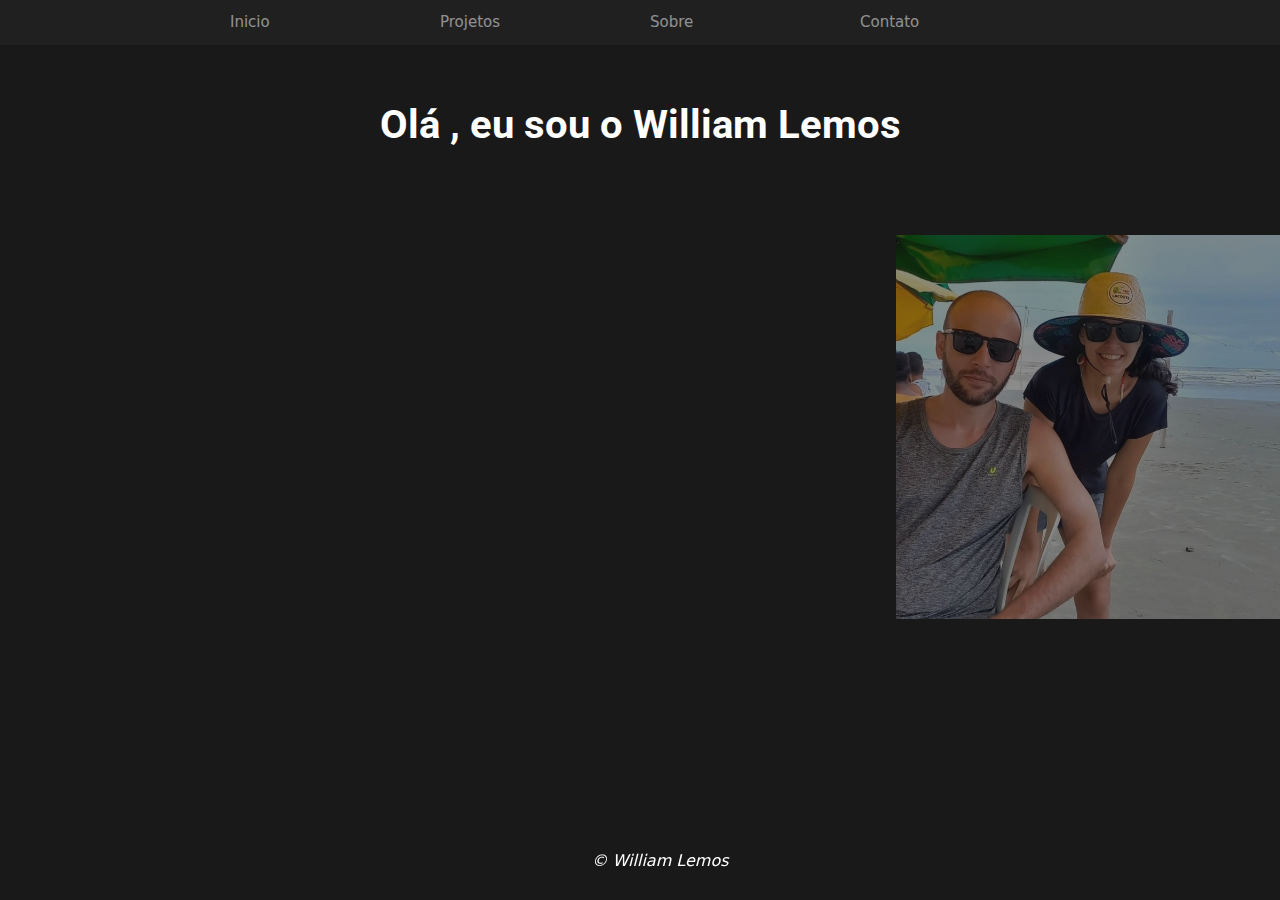
<file: index.html>
<!DOCTYPE html>
<html lang="pt-BR">
<head>
    <meta charset="UTF-8">
    <meta name="viewport" content="width=device-width, initial-scale=1.0">
    <title>Portfólio</title>
    <link rel="stylesheet" href="src/css/style.css">
    <link rel="stylesheet" href="src/css/media-query.css">
    <link rel="shortcut icon" href="favicon.ico" type="image/x-icon">
</head>
<body>
    <nav>
        <ul id="menu">
            <li class="link-grupo"><a id="link" class="ativo" href="index.html">Inicio</a></li>
            <li class="link-grupo"><a id="link" href="projetos.html">Projetos</a></li>
            <li class="link-grupo"><a id="link" href="sobre.html">Sobre</a></li>
            <li class="link-grupo"><a id="link" href="contato.html">Contato</a></li>
        </ul>
    </nav>

    <section>
        <h1 class="titulo">Olá , eu sou o William Lemos </h1>
        
        <img class="imagem-inicio" src="src/imagem/minha-foto2.webp" alt="minha foto">
    </section>

    <footer id="roda-pe">
        <p>&copy; William Lemos</p>
    </footer>

</body>
</html>
</file>
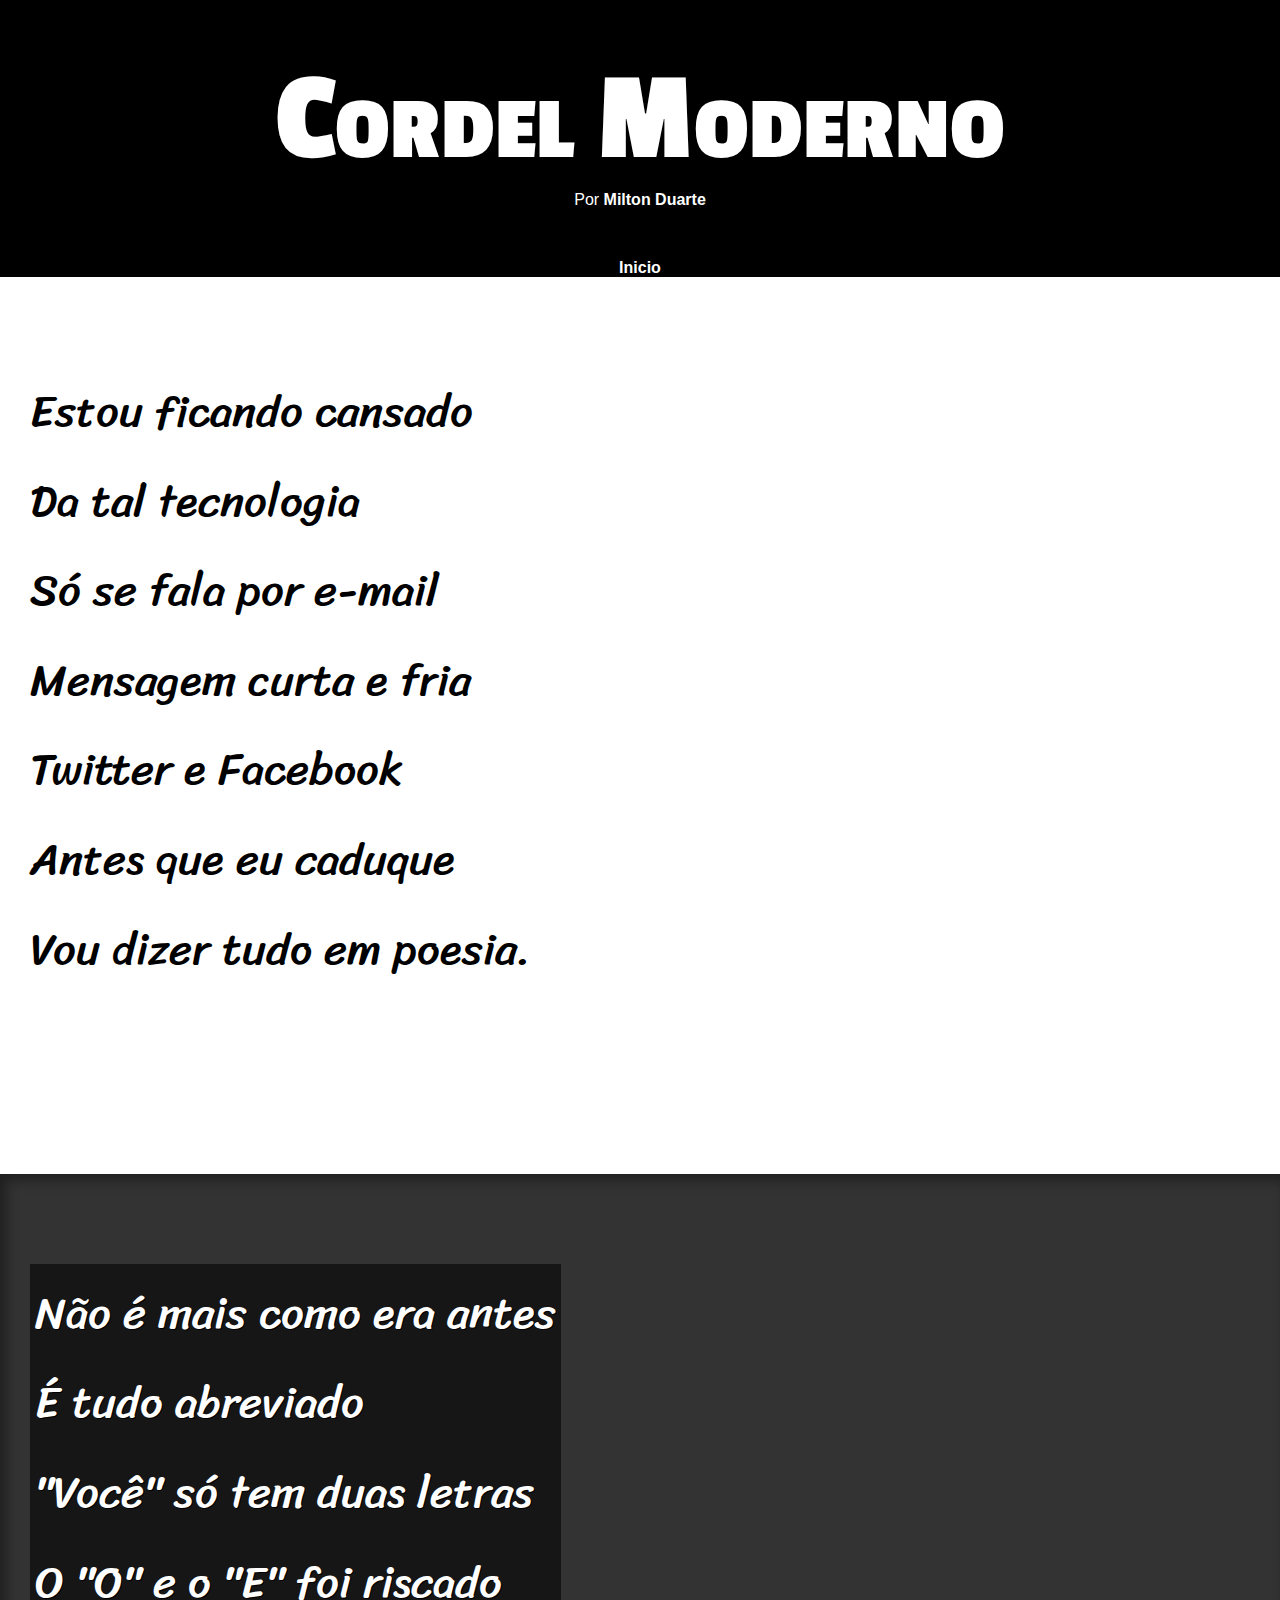
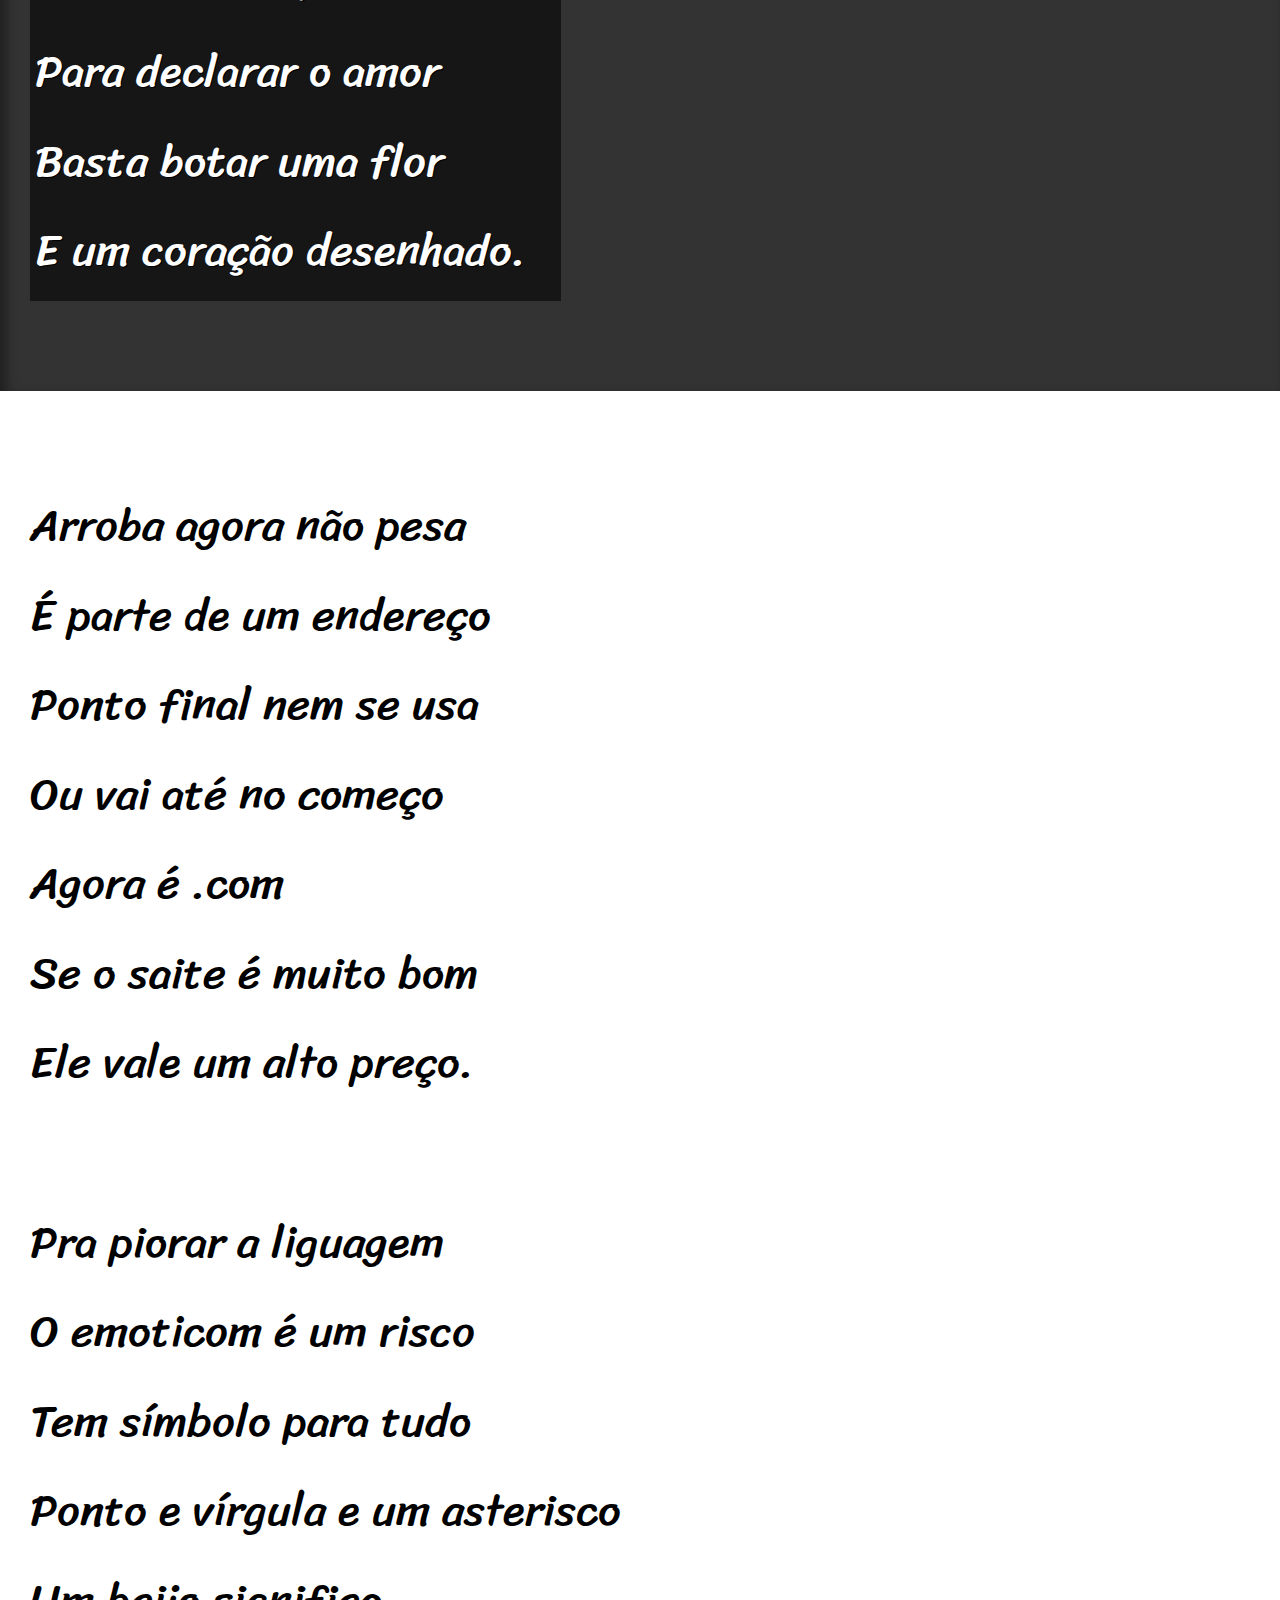
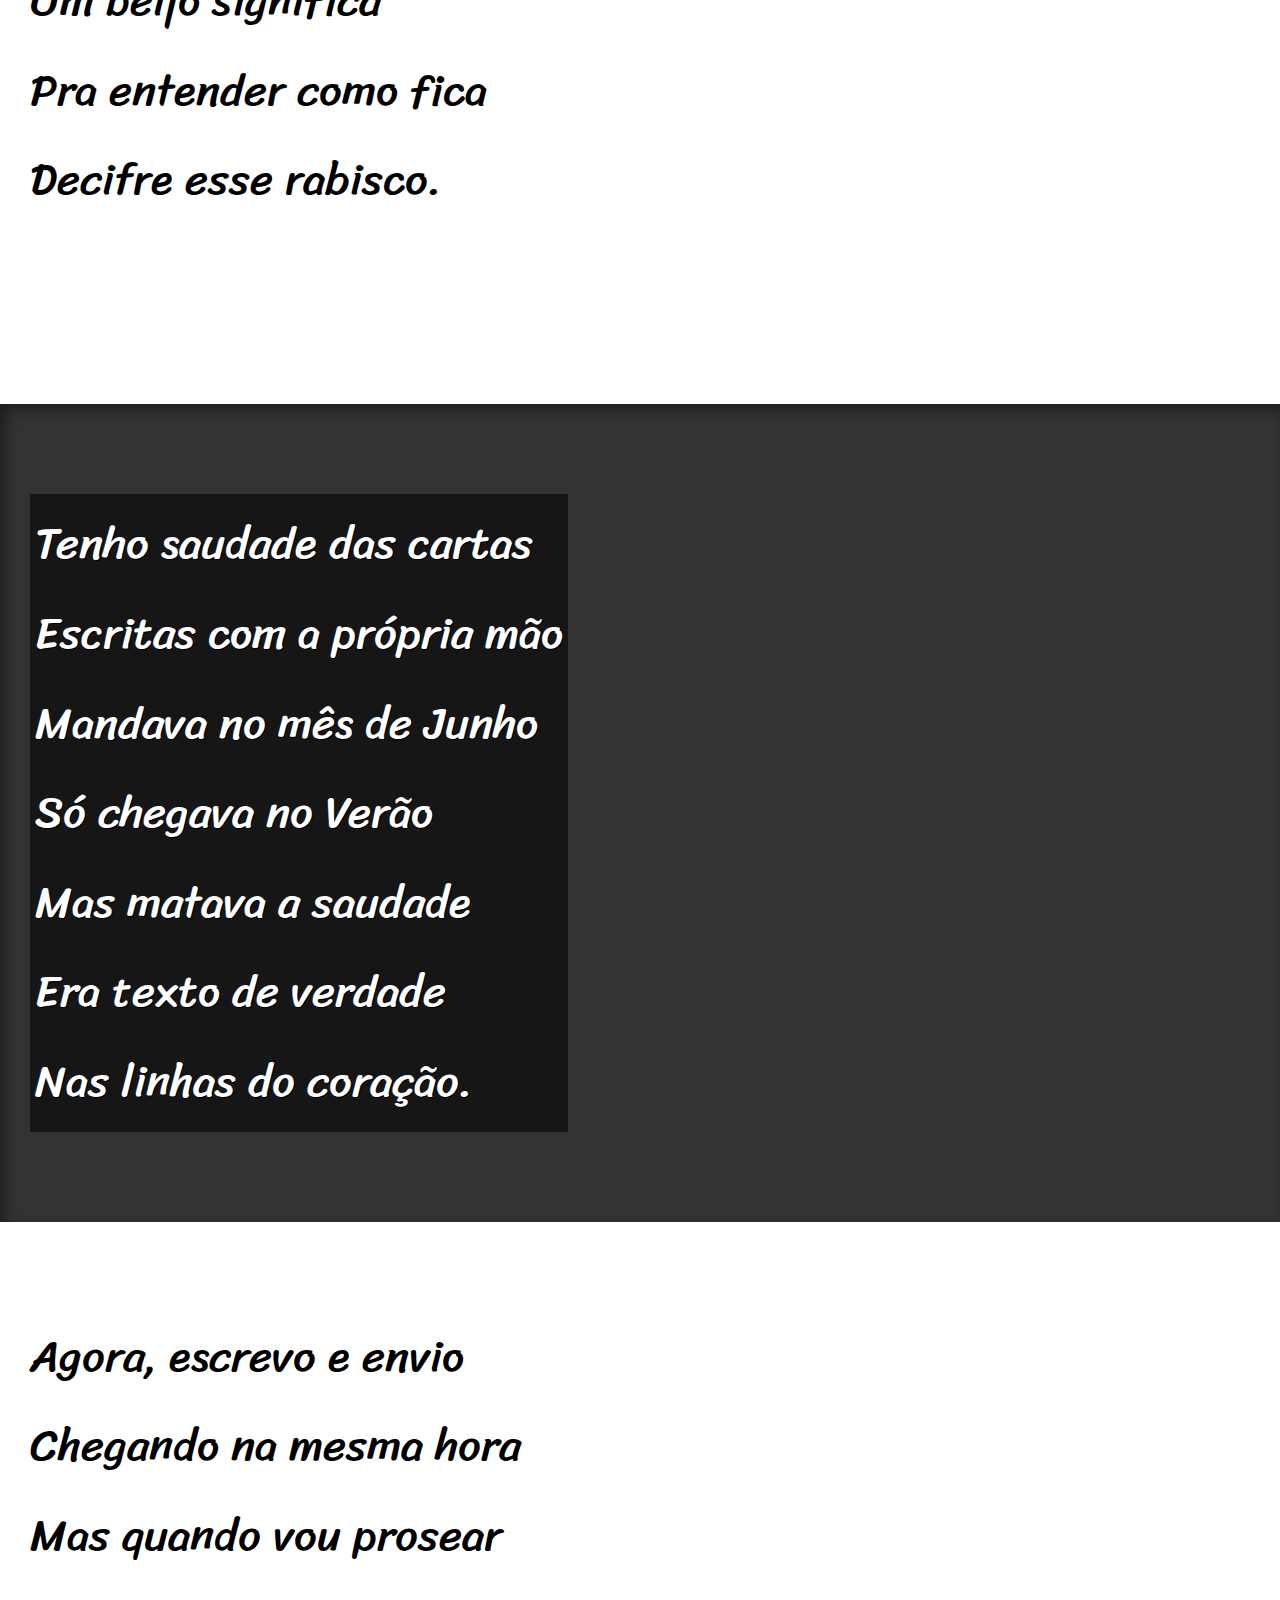
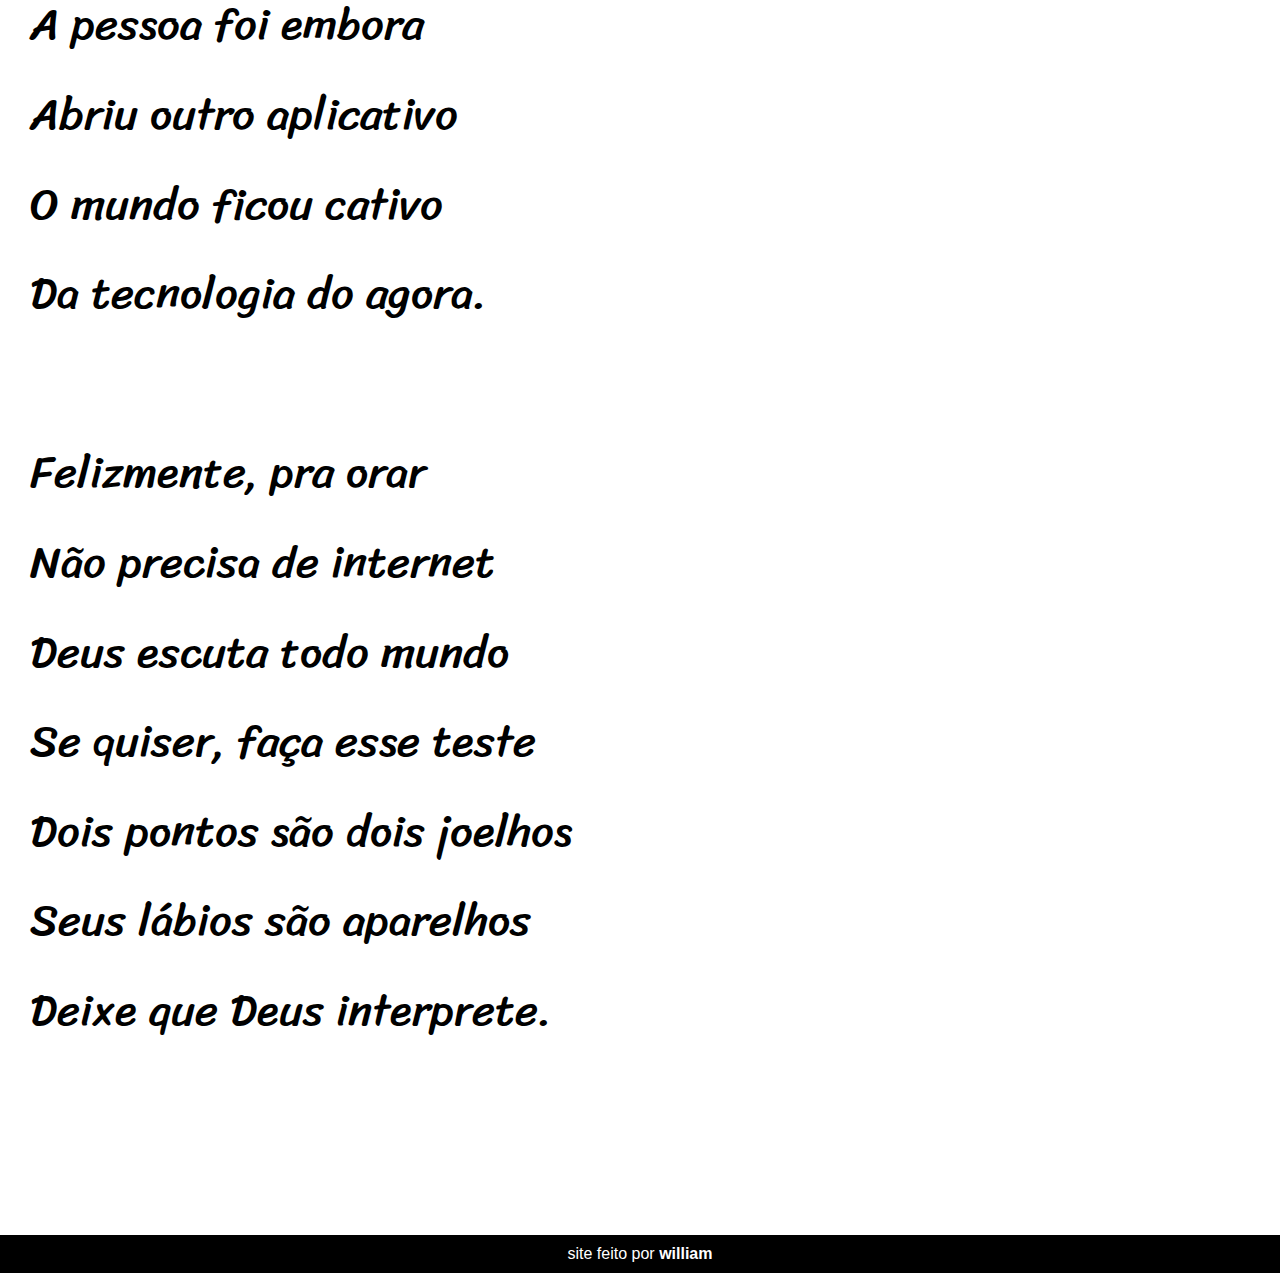
<file: cordel/index.html>
<!DOCTYPE html>
<html lang="pt-br">
<head>
    <meta charset="UTF-8">
    <meta name="viewport" content="width=device-width, initial-scale=1.0">
    <title>Cordel Moderno</title>
    <link rel="stylesheet" href="estilo/style.css">
</head>
<body>
    <header>
        <h1>
            Cordel Moderno
        </h1>

        <p>
            Por <a href=" https://www.recantodasletras.com.br/poesias/3186743]" target="_blank">Milton Duarte</a>
        </p>

        <ul>
            <li> <a href="../index.html">Inicio</a></li>
        </ul>

    </header>

    <section class="normal">

        <p>
            Estou ficando cansado <br>
            Da tal tecnologia <br>
            Só se fala por e-mail <br>
            Mensagem curta e fria <br>
            Twitter e Facebook <br>
            Antes que eu caduque <br>
            Vou dizer tudo em poesia.<br>
        </p>
    </section>

    <section class="imagem" id="img01">
        <p>
            Não é mais como era antes <br>
            É tudo abreviado <br>
            "Você" só tem duas letras <br>
            O "O" e o "E" foi riscado <br>
            Para declarar o amor <br>
            Basta botar uma flor <br>
            E um coração desenhado.<br>
        </p>
    </section>

    <section class="normal">
        <p>
            Arroba agora não pesa <br>
            É parte de um endereço <br>
            Ponto final nem se usa <br>
            Ou vai até no começo <br>
            Agora é .com <br>
            Se o saite é muito bom <br>
            Ele vale um alto preço.<br>
        </p>

        <p>
            Pra piorar a liguagem<br>
            O emoticom é um risco <br>
            Tem símbolo para tudo <br>
            Ponto e vírgula e um asterisco <br>
            Um beijo significa <br>
            Pra entender como fica <br>
            Decifre esse rabisco.<br>
        </p>
    </section>

    <section class="imagem" id="img02">
        <p>
            Tenho saudade das cartas <br>
            Escritas com a própria mão <br>
            Mandava no mês de Junho <br>
            Só chegava no Verão <br>
            Mas matava a saudade <br>
            Era texto de verdade <br>
            Nas linhas do coração. <br>
        </p>
    </section>

    <section class="normal">
        <p>
            Agora, escrevo e envio <br>
            Chegando na mesma hora <br>
            Mas quando vou prosear <br>
            A pessoa foi embora <br>
            Abriu outro aplicativo <br>
            O mundo ficou cativo <br>
            Da tecnologia do agora.<br>
        </p>

        <p>
            Felizmente, pra orar <br>
            Não precisa de internet <br>
            Deus escuta todo mundo <br>
            Se quiser, faça esse teste <br>
            Dois pontos são dois joelhos <br>
            Seus lábios são aparelhos <br>
            Deixe que Deus interprete.<br>
        </p>
    </section>

    <footer>
        <p>
            site feito por <a href="https://github.com/WilliamLemosJR" target="_blank">william</a>
        </p>
    </footer>
</body>
</html>
</file>
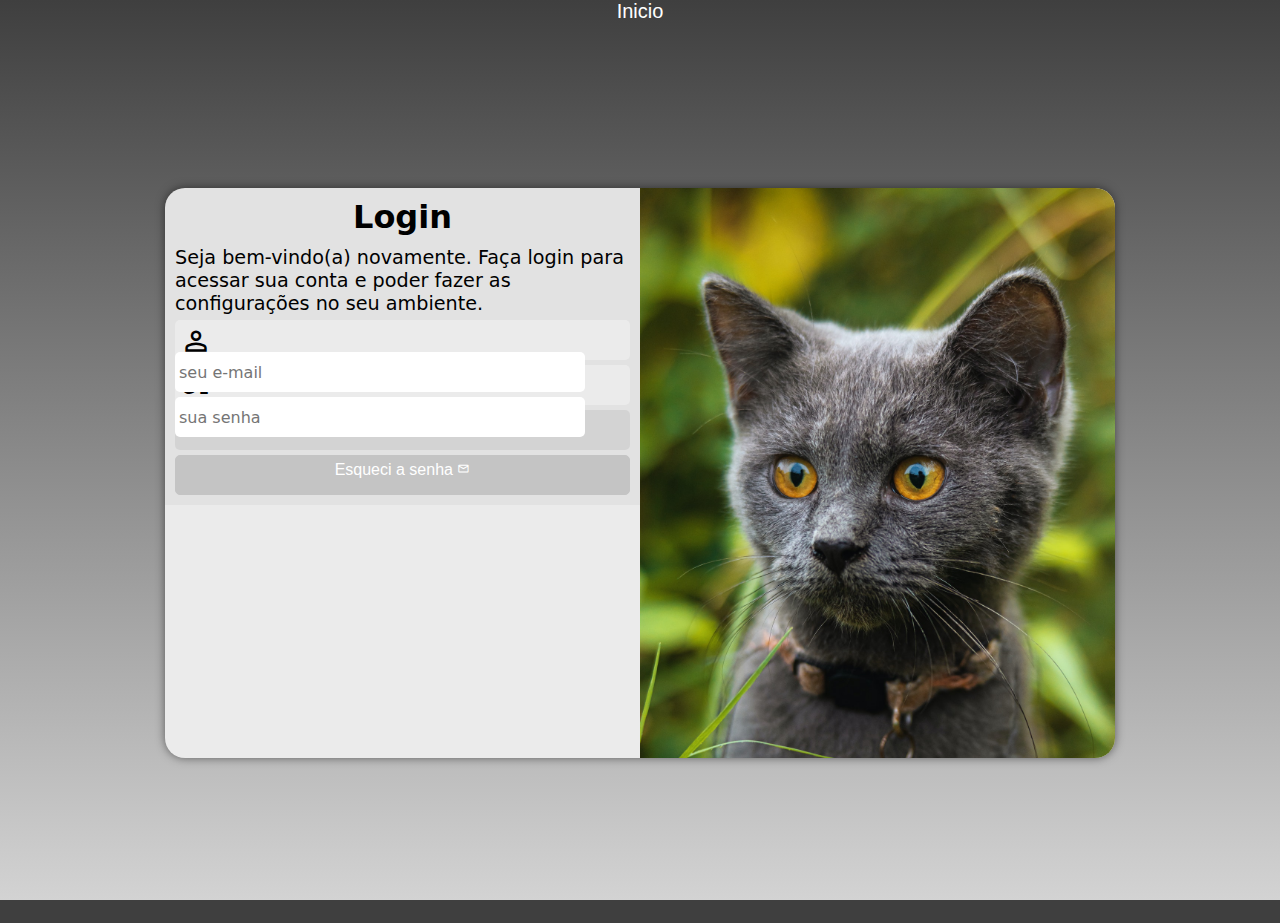
<file: projeto-login/index.html>
<!DOCTYPE html>
<html lang="pt-br">
<head>
    <meta charset="UTF-8">
    <meta name="viewport" content="width=device-width, initial-scale=1.0">
    <title>Login</title>
    <link rel="stylesheet" href="https://fonts.googleapis.com/css2?family=Material+Symbols+Outlined:opsz,wght,FILL,GRAD@24,400,0,0" />
    <link rel="stylesheet" href="estilos/style.css">
    <link rel="stylesheet" href="estilos/media-query.css">
</head>
<body>
    <header>
        <ul>
            <li class="inicio"><a href="../projetos.html">Inicio</a></li> 
        </ul>
    </header>
    <main>
        <section id="login">
            <div id="imagem">

            </div>

            <div id="formulario">
                <h1>Login</h1>
                <p>Seja bem-vindo(a) novamente. Faça login para acessar sua conta e poder fazer as configurações no seu ambiente.</p>

                <form action="login.php" method="post" autocomplete="on">

                    <div class="campo">
                        <span class="material-symbols-outlined"> person
                            </span>
                        <input type="email" name="login" id="ilogin" placeholder="seu e-mail" required autocomplete="email" maxlength="40">
                        <label for="ilogin">Login</label>
                    </div>
                   
                    <div class="campo"> 
                        <span class="material-symbols-outlined"> vpn_key
                            </span>
                         <input type="password" name="senha" id="isenha" placeholder="sua senha" required autocomplete="current-password" minlength="8" maxlength="20">
                         <label for="isenha">Senha</label>
                    </div>
                    <input type="submit" value="Entrar">
                    <a href="#" class="botao">
                        Esqueci a senha <span class="material-symbols-outlined">mail</span>
                    </a>
                    
                </form>

            </div>

        </section>
    </main>
</body>
</html>
</file>
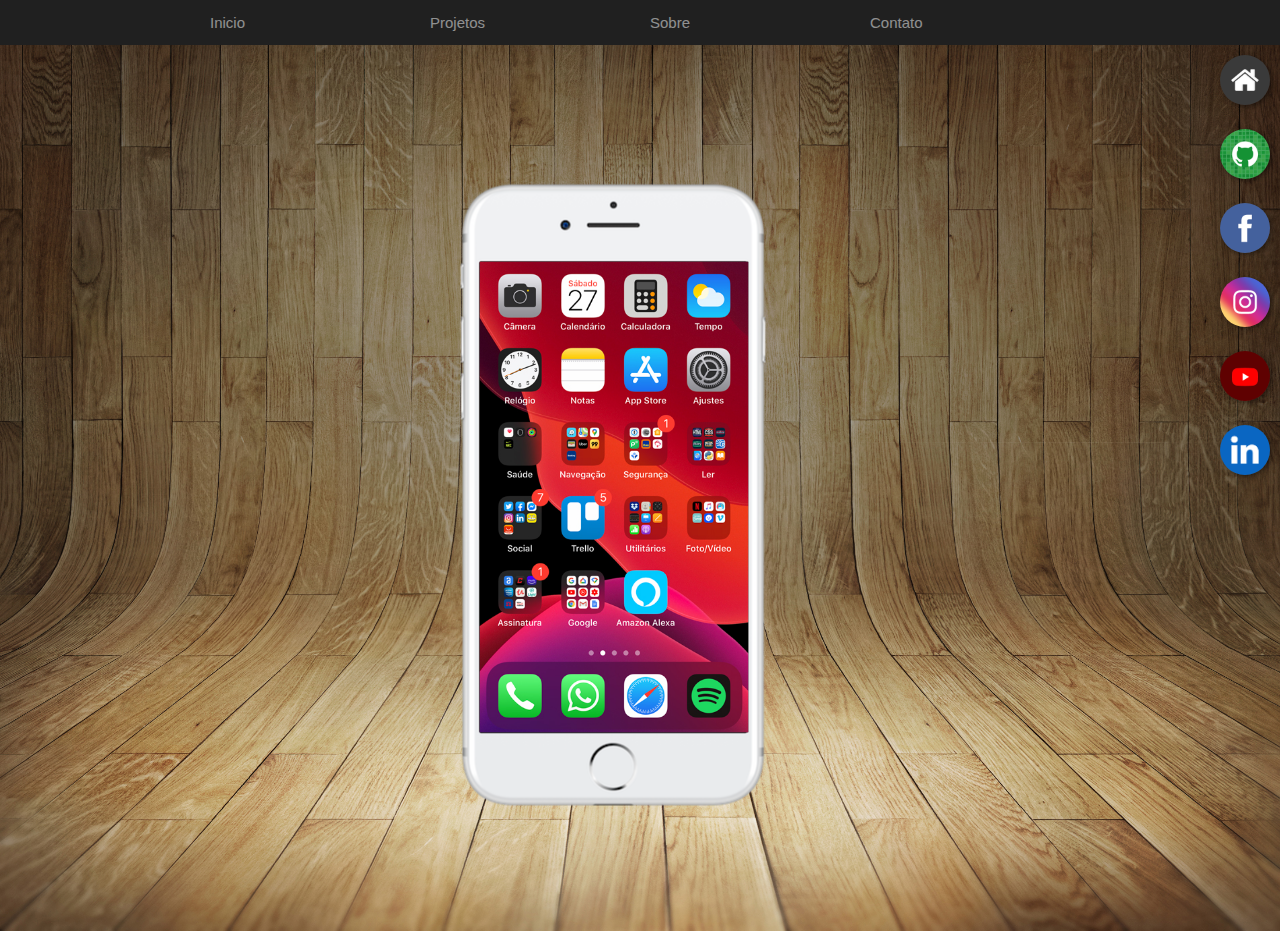
<file: contato.html>
<!DOCTYPE html>
<html lang="pt-BR">
<head>
    <meta charset="UTF-8">
    <meta name="viewport" content="width=device-width, initial-scale=1.0">
    <title>Contatos</title>
    <link rel="stylesheet" href="src/css/contato.css">
    <link rel="stylesheet" href="src/css/social-contato.css">
    <link rel="stylesheet" href="src/css/media-query.css">
</head>
<body>
    <nav>
        <ul id="menu">
            <li class="link-grupo"><a id="link" class="ativo" href="index.html">Inicio</a></li>
            <li class="link-grupo"><a id="link" href="projetos.html">Projetos</a></li>
            <li class="link-grupo"><a id="link" href="sobre.html">Sobre</a></li>
            <li class="link-grupo"><a id="link" href="contato.html">Contato</a></li>
        </ul>
    </nav>

    <main>

        <section id="tele">
            <iframe src="contatos-html/home.html" name="tela" id="tela" frameborder="0">
                Seu navegador não é compatível com isso
            </iframe>
        </section>
            
        <section id="redes-sociais">
            <a href="contatos-html/home.html" target="tela"><img class="img" src="src/imagem/logo-home.jpg" alt="home"></a><br>
            <a href="contatos-html/github.html" target="tela"><img class="img"  src="src/imagem/logo-github.jpg" alt="github"></a><br>
            <a href="contatos-html/facebook.html" target="tela"><img class="img" src="src/imagem/logo-facebook.jpg" alt="facebook"></a><br>
            <a href="contatos-html/instagram.html" target="tela"><img class="img" src="src/imagem/logo-instagram.jpg" alt="instagram"></a><br>
            <a href="contatos-html/youtube.html" target="tela"><img class="img" src="src/imagem/logo-youtube.jpg" alt="youtube"></a><br>
            <a href="contatos-html/linkedln.html" target="tela"><img class="img" src="src/imagem/logo-linkedln.png" alt="twitter"></a>
        </section>
    </main>

    
</body>
</html>
</file>
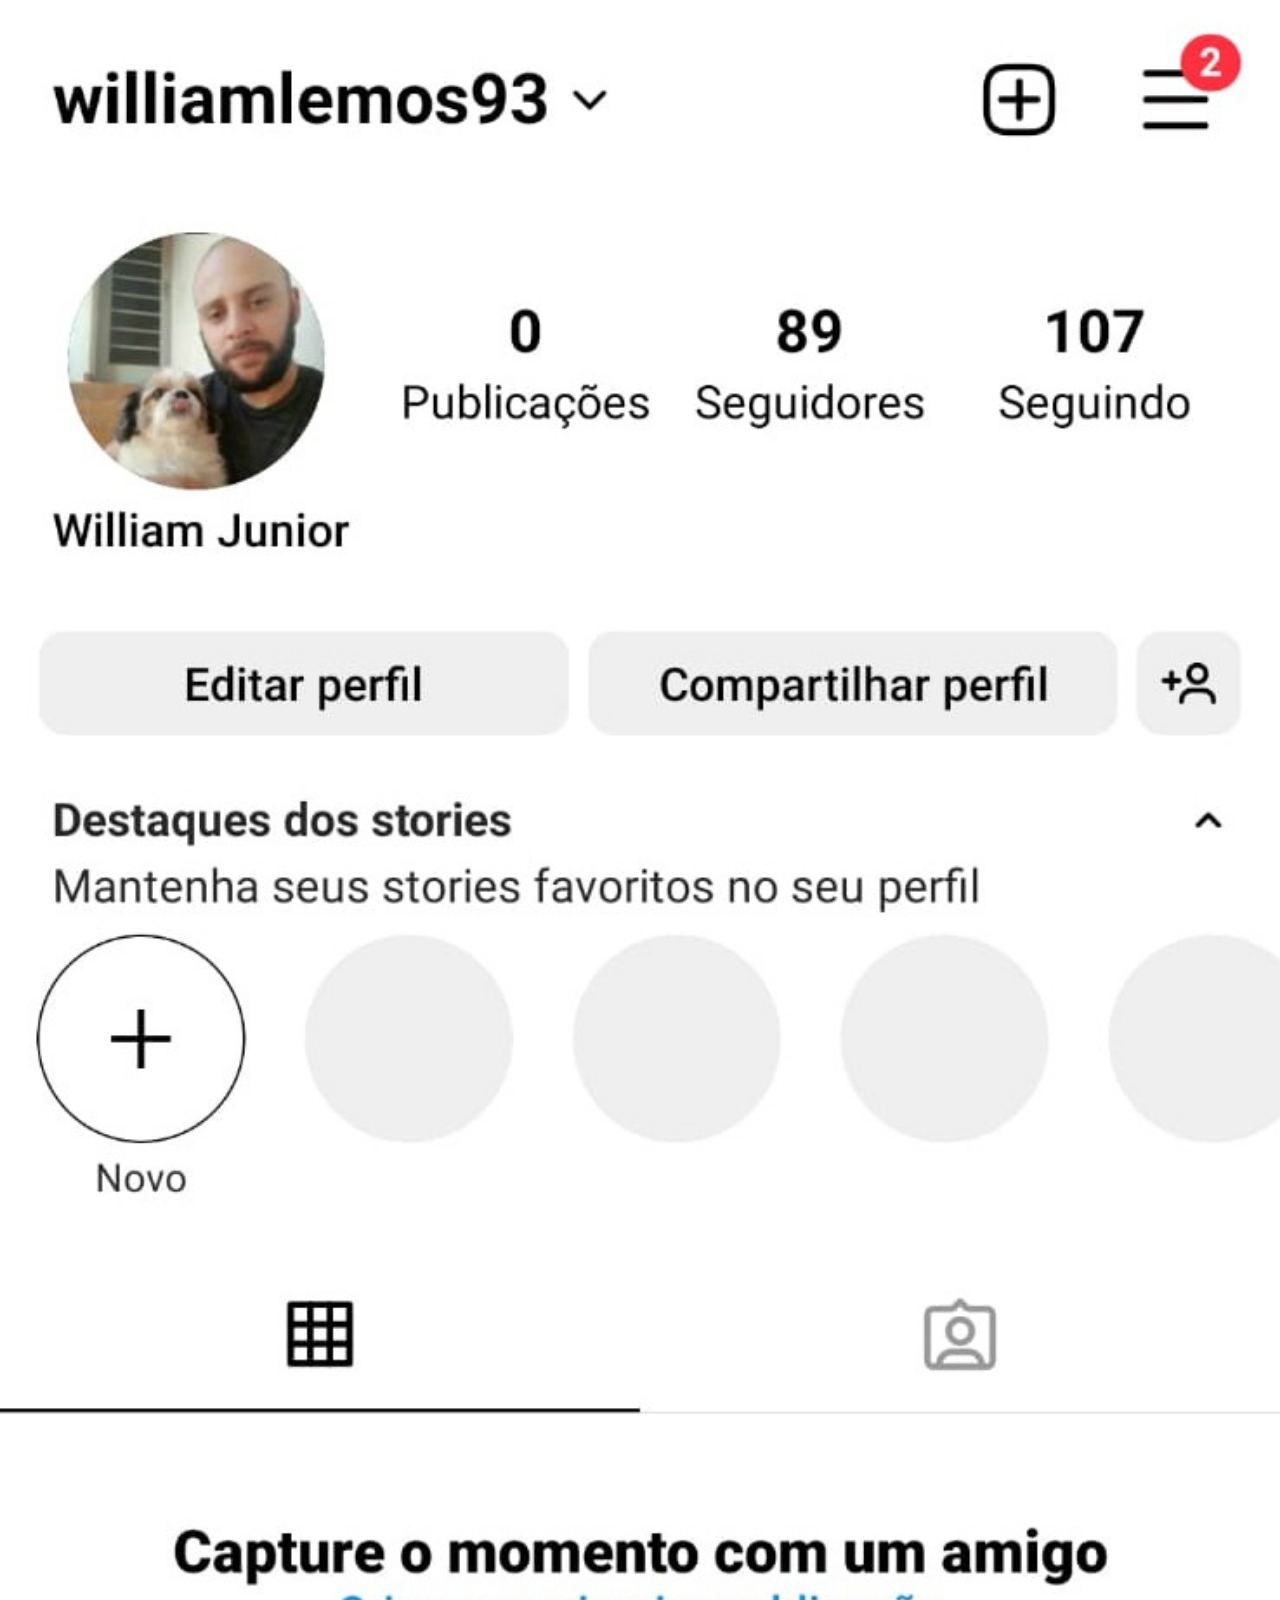
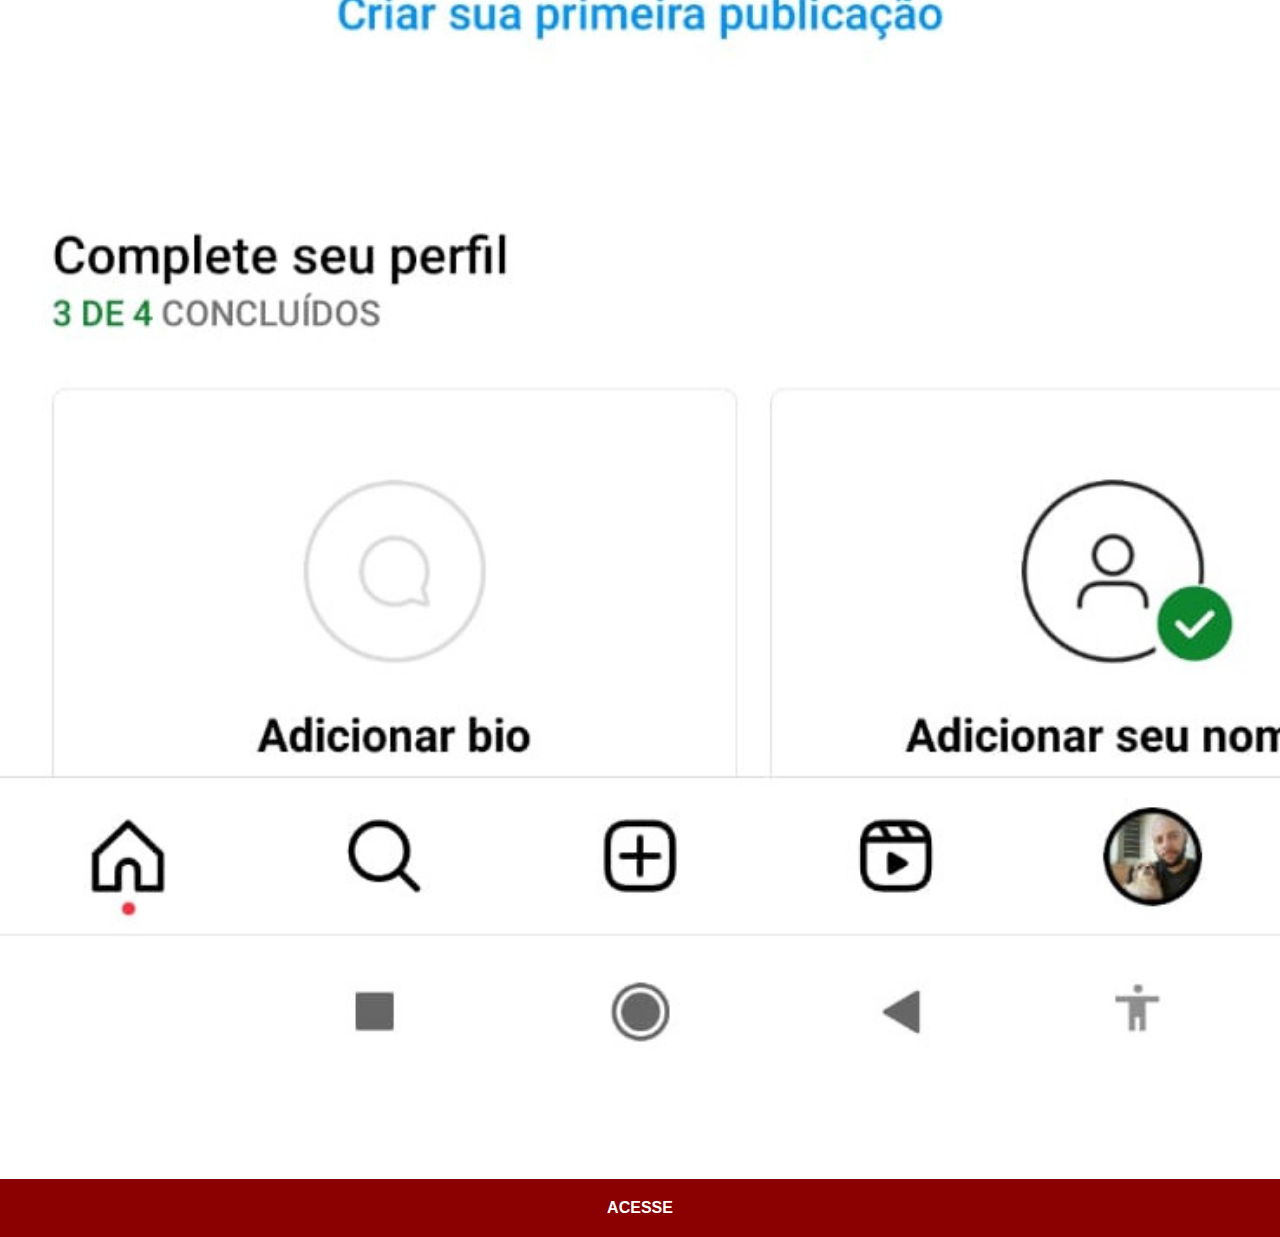
<file: contatos-html/facebook.html>
<!DOCTYPE html>
<html lang="pt-br">
<head>
    <meta charset="UTF-8">
    <meta name="viewport" content="width=device-width, initial-scale=1.0">
    <title>facebook</title>
    <link rel="stylesheet" href="../src/css/social-contato.css">
</head>
<body>
    <img class="img" src="../src/imagem/tela-instagram.jpeg" alt="facebook">
    <a class="link" target="_blank" href="https://www.facebook.com/juninho.lemos.9843">ACESSE</a>
</body>
</html>
</file>
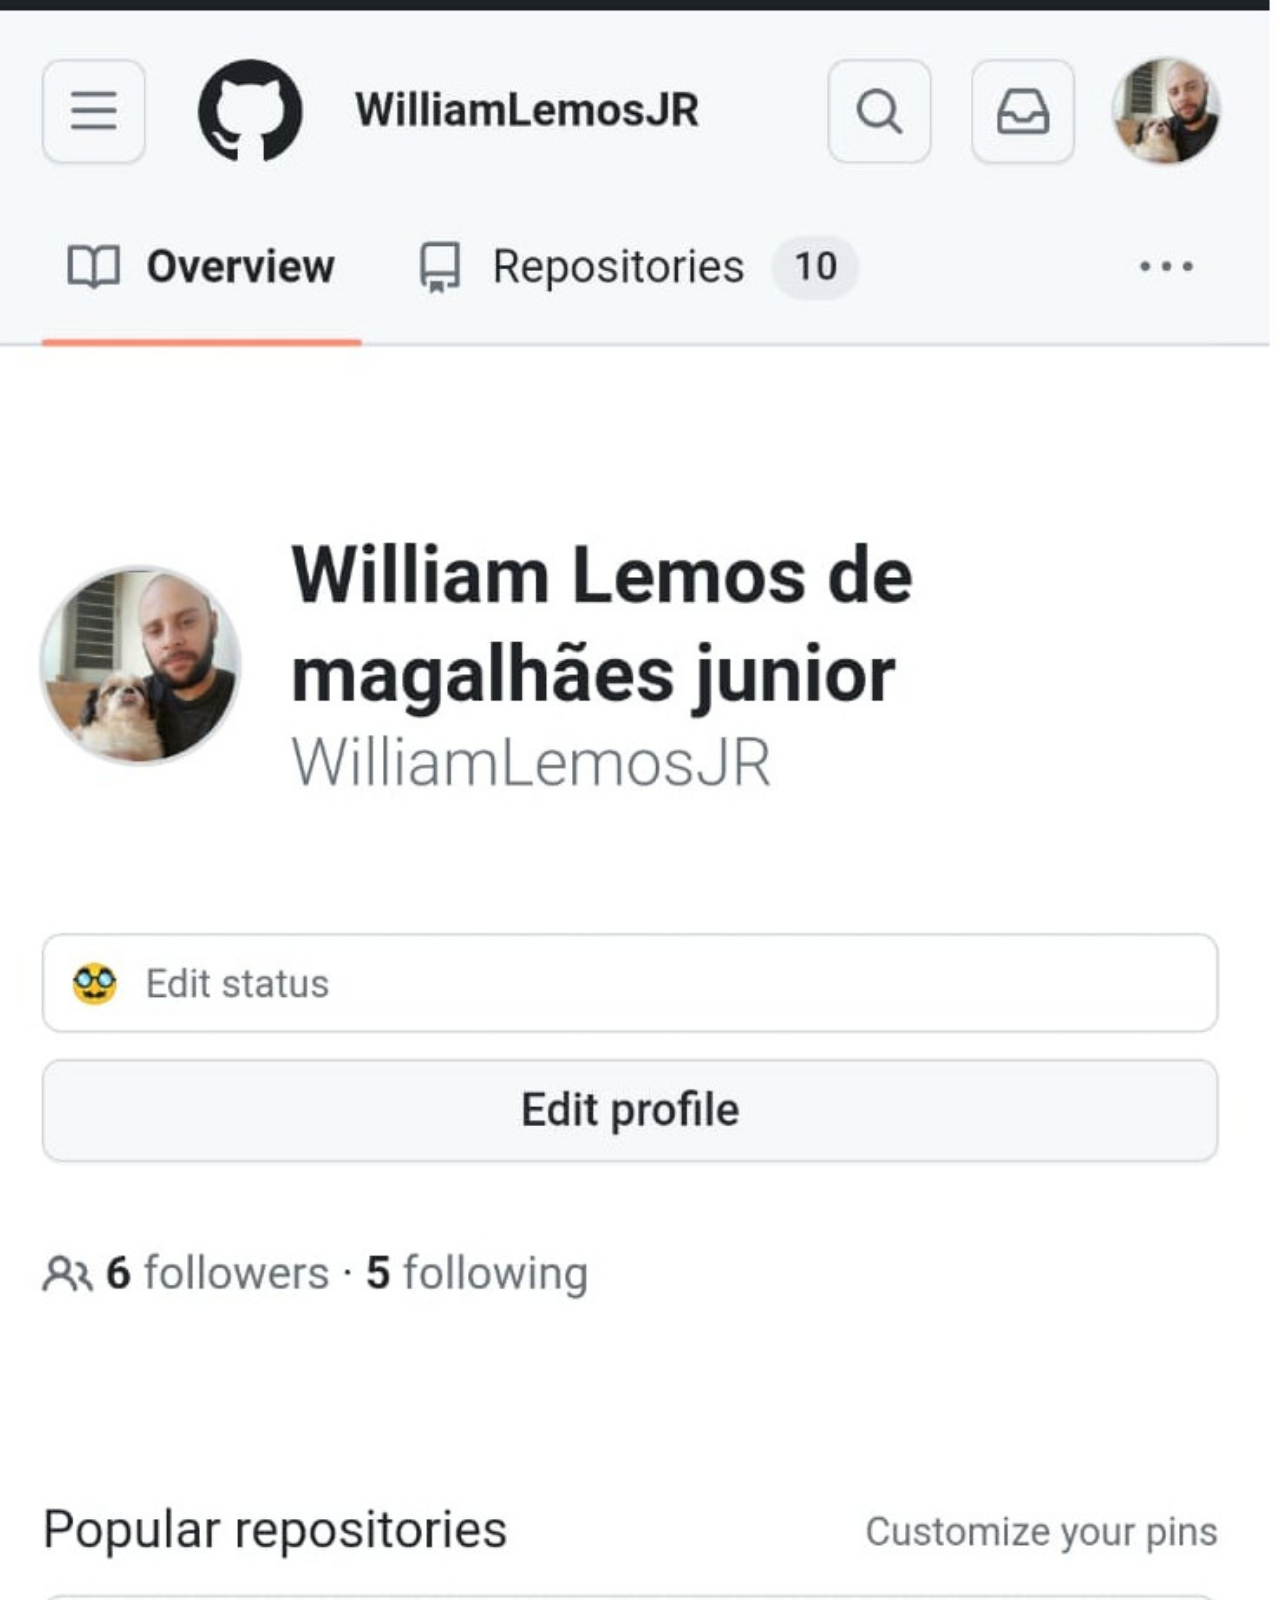
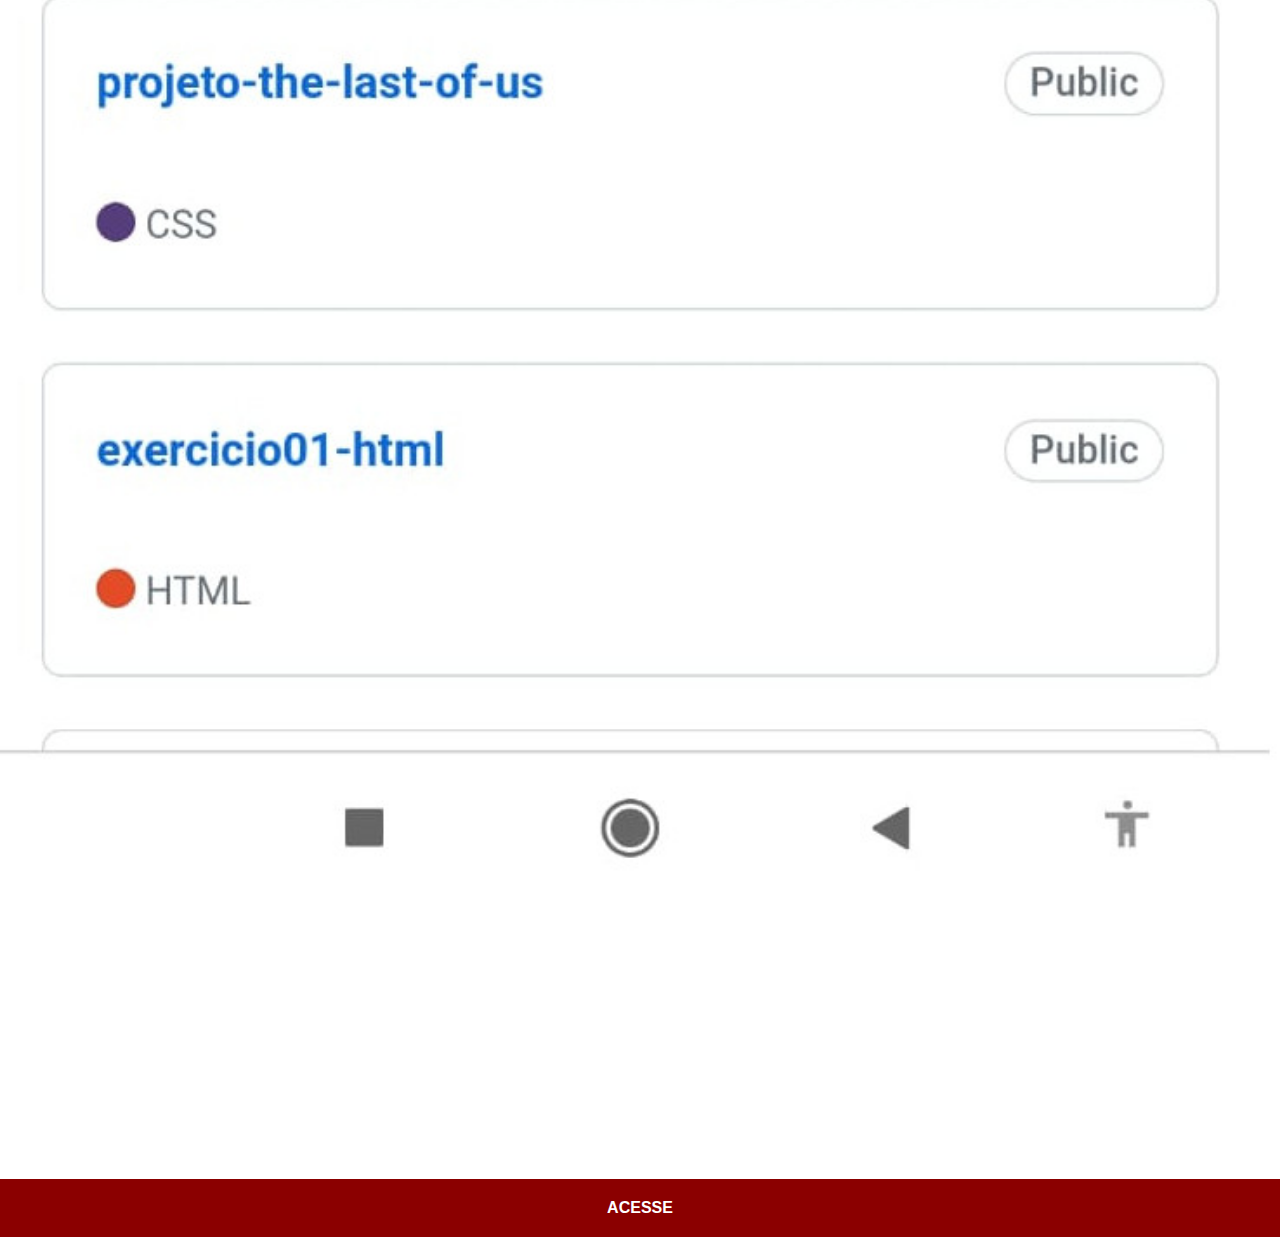
<file: contatos-html/github.html>
<!DOCTYPE html>
<html lang="pt-br">
<head>
    <meta charset="UTF-8">
    <meta name="viewport" content="width=device-width, initial-scale=1.0">
    <title>github</title>
    <link rel="stylesheet" href="../src/css/social-contato.css">
</head>
<body>
    <img class="img" src="../src/imagem/tela-github.jpeg" alt="github">
    <a class="link" target="_blank" href="https://github.com/WilliamLemosJR">ACESSE</a>
</body>
</html>
</file>
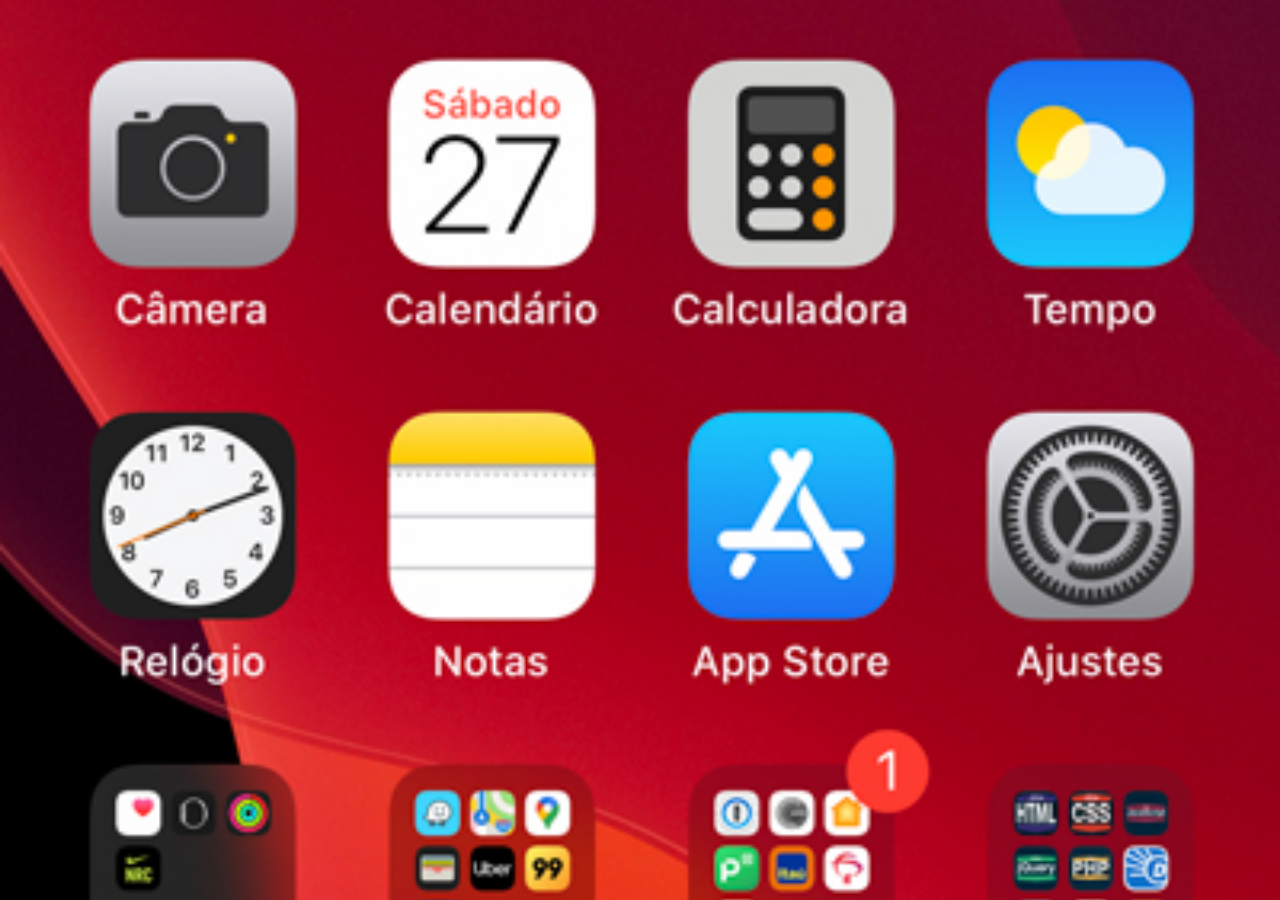
<file: contatos-html/home.html>
<!DOCTYPE html>
<html lang="pt-br">
<head>
    <meta charset="UTF-8">
    <meta name="viewport" content="width=device-width, initial-scale=1.0">
    <title>Home</title>
    <style>

        * {
            margin: 0px;
            padding: 0px;
        }

        body {
            width: 100vw;
            height: 100vh;
            background: black url(../src/imagem/tela-home.jpg) no-repeat top center;
            background-size: cover;
        }
    </style>
</head>
<body>
    
</body>
</html>
</file>
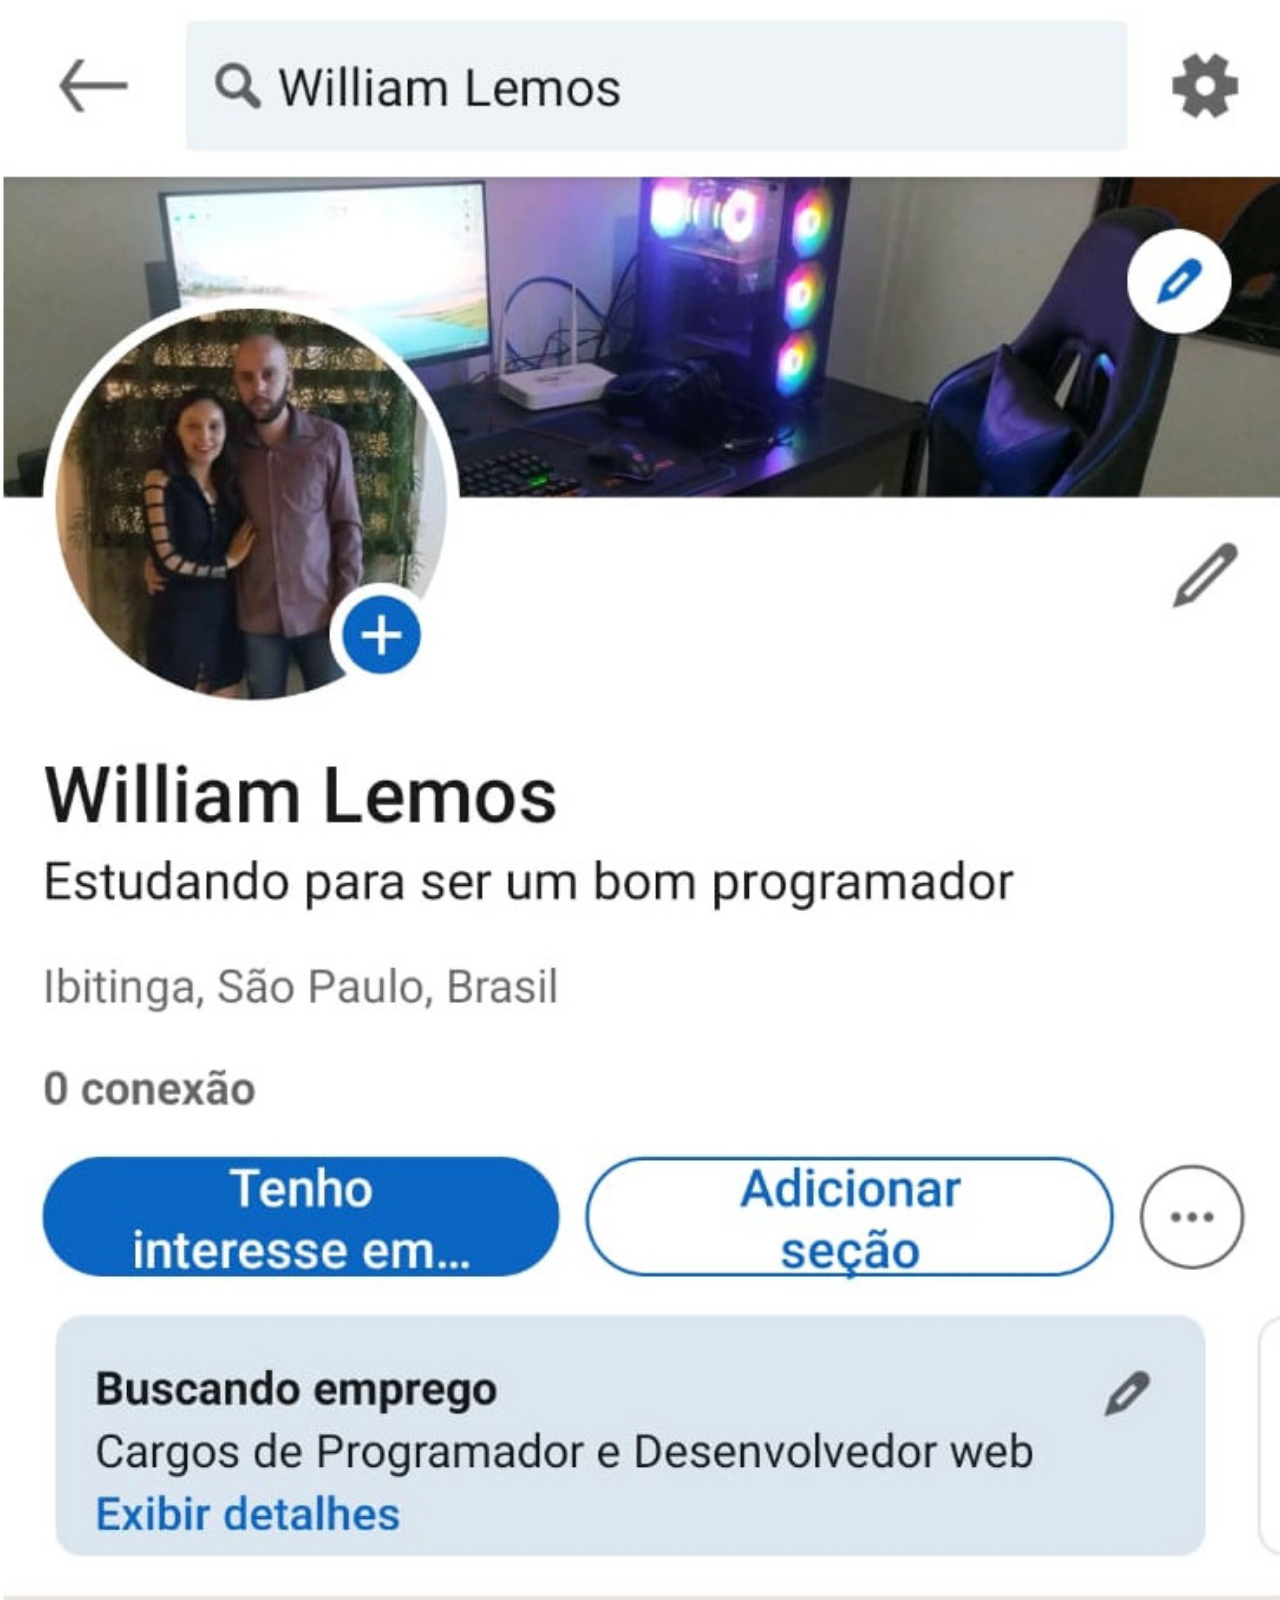
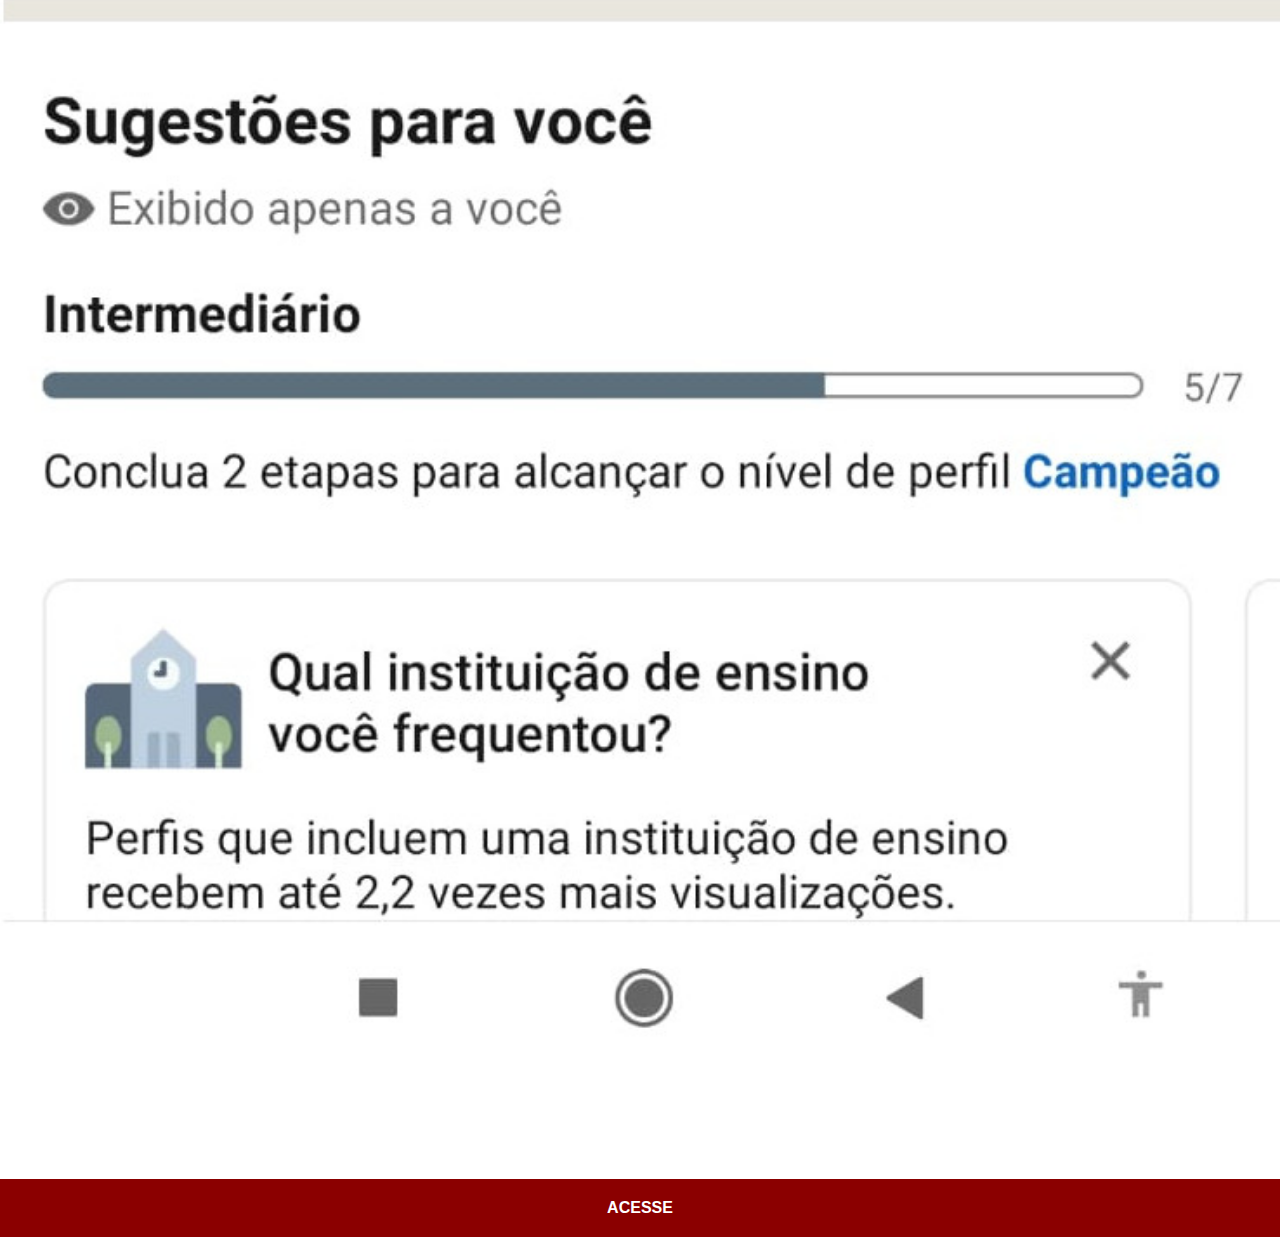
<file: contatos-html/linkedln.html>
<!DOCTYPE html>
<html lang="pt-br">
<head>
    <meta charset="UTF-8">
    <meta name="viewport" content="width=device-width, initial-scale=1.0">
    <title>Linkedln</title>
    <link rel="stylesheet" href="../src/css/social-contato.css">
</head>
<body>
    <img class="img" src="../src/imagem/tela-linkedln.jpeg" alt="linkedln">
    <a class="link" target="_blank" href="https://www.linkedin.com/in/william-lemos-941645285/">ACESSE</a>
</body>
</html>
</file>
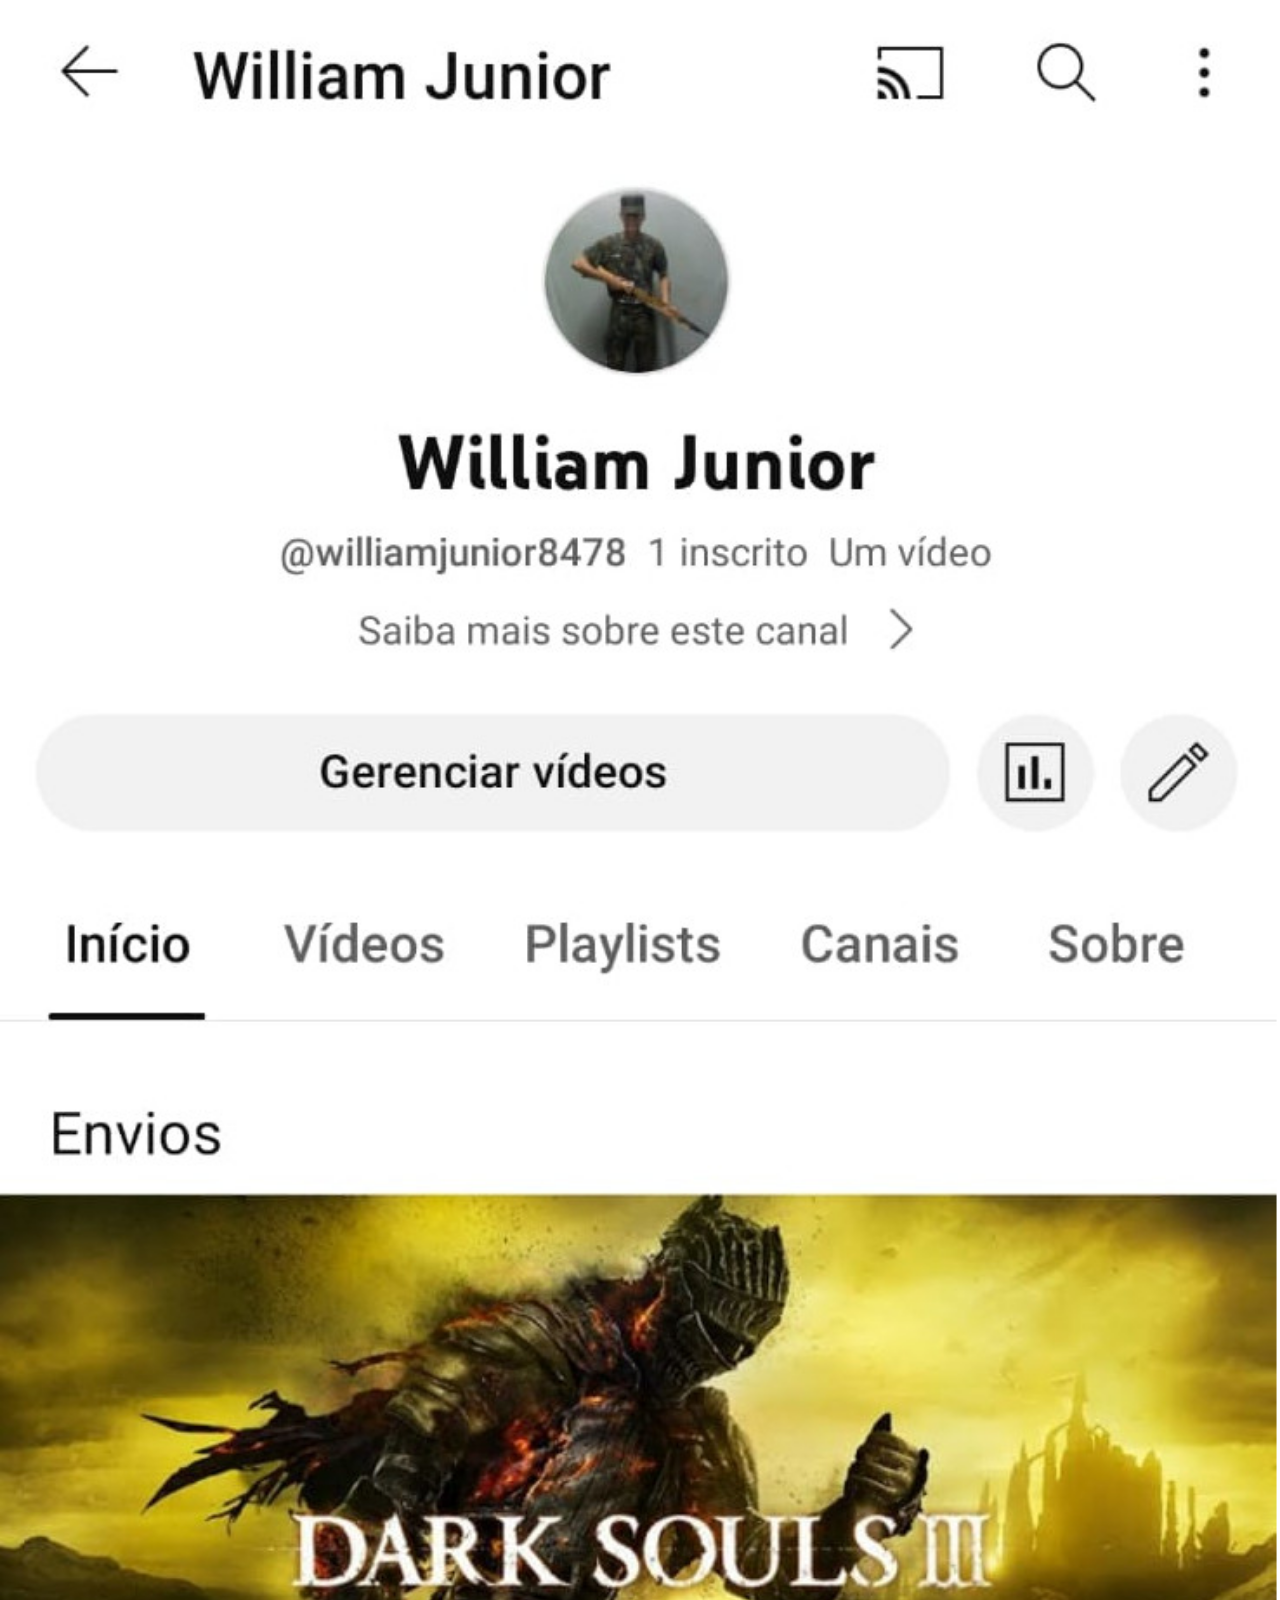
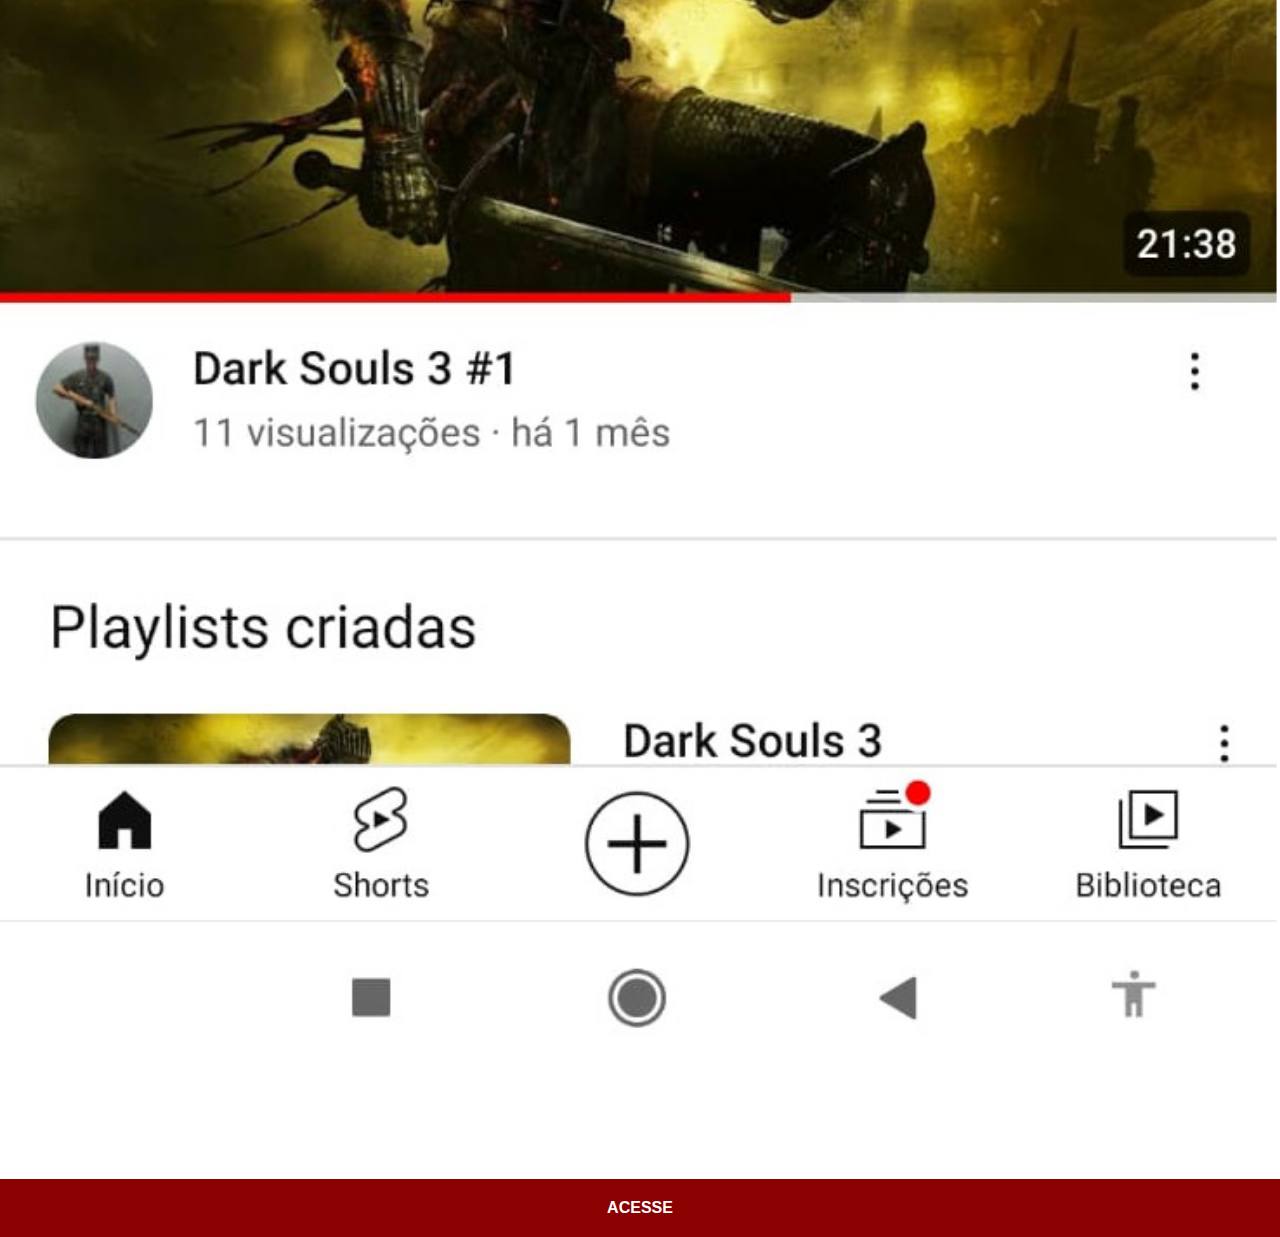
<file: contatos-html/youtube.html>
<!DOCTYPE html>
<html lang="pt-br">
<head>
    <meta charset="UTF-8">
    <meta name="viewport" content="width=device-width, initial-scale=1.0">
    <title>youtube</title>
    <link rel="stylesheet" href="../src/css/social-contato.css">
</head>
<body>
    <img class="img" src="../src/imagem/tela-youtube.jpeg" alt="youtube">
    <a class="link" href="https://www.youtube.com/channel/UCe8WlSOVtYr4YcD60LI_swg" target="_blank"> ACESSE</a>
</body>
</html>
</file>
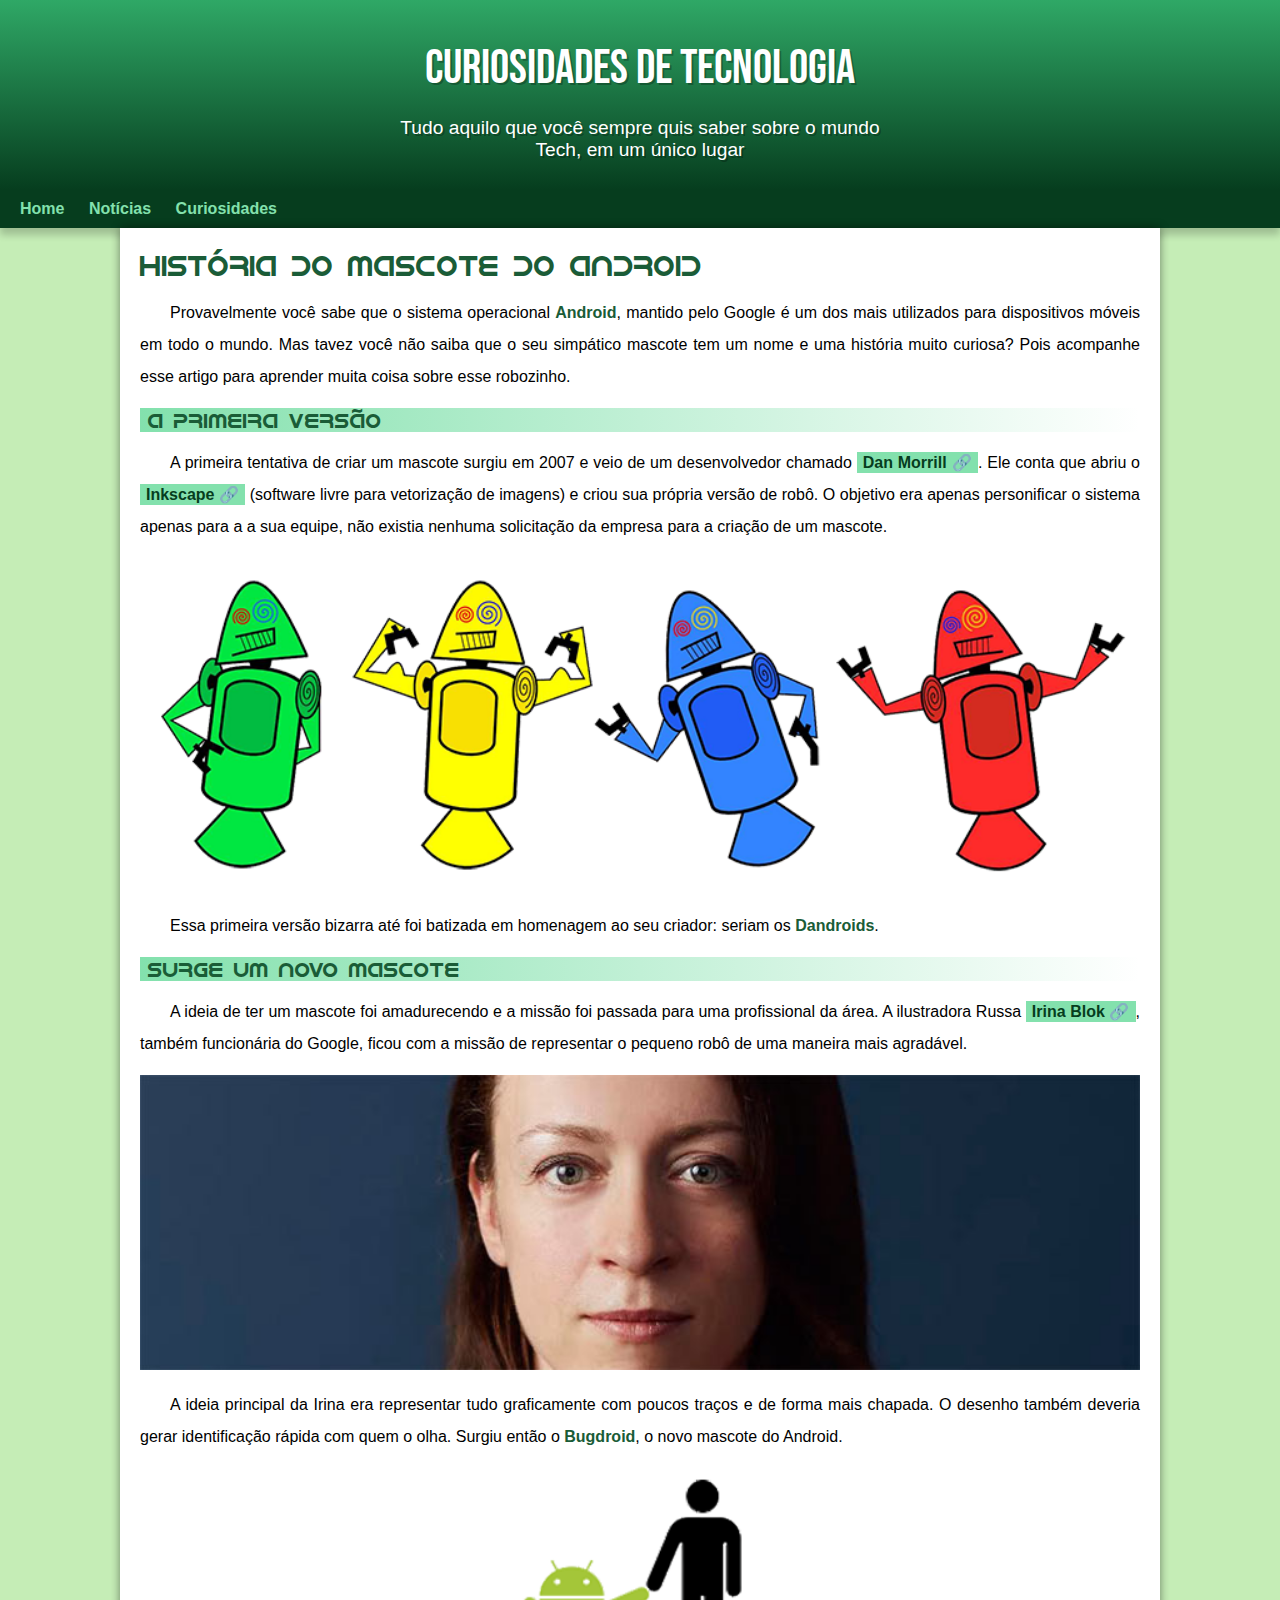
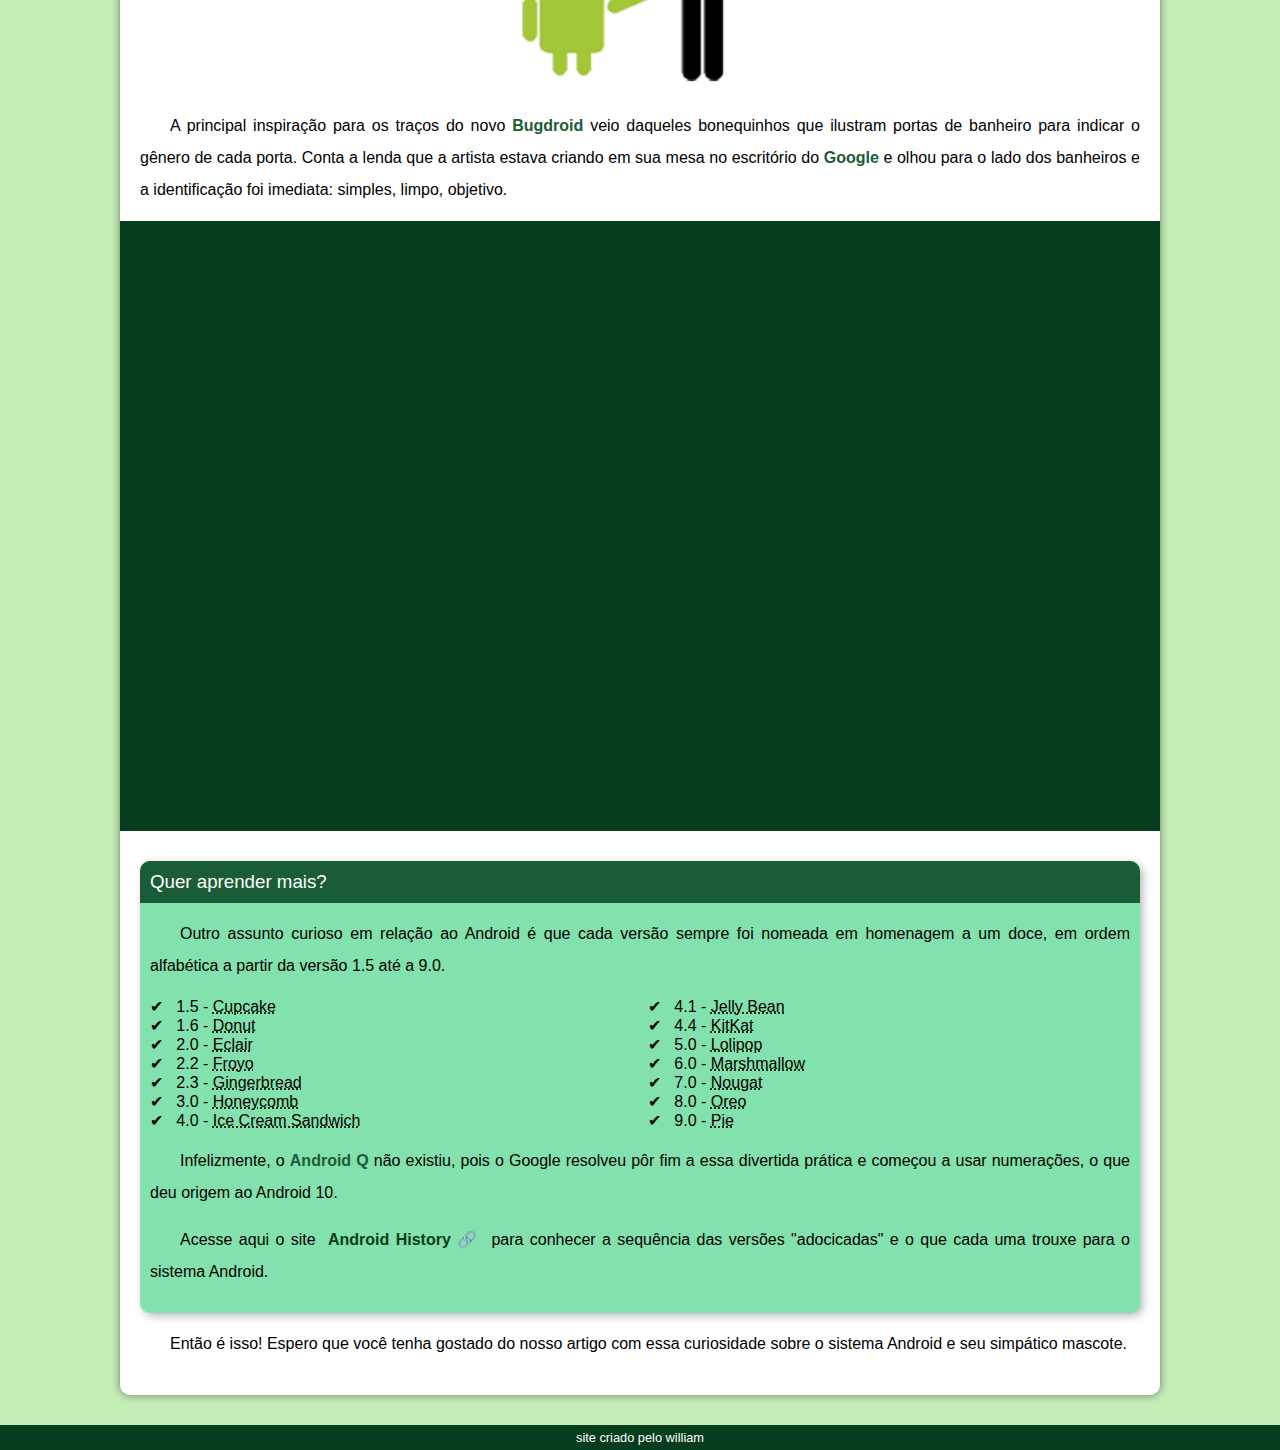
<file: projetoandroid/android.html>
<!DOCTYPE html>
<html lang="pt-br">
<head>
    <meta charset="UTF-8">
    <meta http-equiv="X-UA-Compatible" content="IE=edge">
    <meta name="viewport" content="width=device-width, initial-scale=1.0">
    <title>Como surgiu o mascote do Android</title>
    <link rel="shortcut icon" href="imagens/favicon.ico" type="image/x-icon">
    <link rel="stylesheet" href="estilo/style.css">
</head>
<body>
    <header>
        <h1>Curiosidades de Tecnologia</h1>
        <p>Tudo aquilo que você sempre quis saber sobre o mundo Tech, em um único lugar</p>
    </header>
    <nav>
        <a href="../projetos.html">Home</a>
        <a href="#">Notícias</a>
        <a href="#">Curiosidades</a>
    </nav>
    <main>
        <article>
            <h1>
                História do Mascote do Android
            </h1>

            <p>
                Provavelmente você sabe que o sistema operacional <strong>Android</strong>, mantido pelo Google é um dos mais utilizados para dispositivos móveis em todo o mundo. Mas tavez você não saiba que o seu simpático mascote tem um nome e uma história muito curiosa? Pois acompanhe esse artigo para aprender muita coisa sobre esse robozinho.
            </p>

            <h2>
                A primeira versão
            </h2>

            <p>
                A primeira tentativa de criar um mascote surgiu em 2007 e veio de um desenvolvedor chamado <a href="https://androidcommunity.com/dan-morrill-shows-us-the-android-mascot-that-almost-was-20130103/" target="_blank" class="externo">Dan Morrill</a>. Ele conta que abriu o <a href="https://inkscape.org/pt/" target="_blank" class="externo">Inkscape</a> (software livre para vetorização de imagens) e criou sua própria versão de robô. O objetivo era apenas personificar o sistema apenas para a a sua equipe, não existia nenhuma solicitação da empresa para a criação de um mascote.
            </p>

            <picture>
                <source media="(max-width: 600px )" srcset="imagens/dan-droids-pq.png">
                <img src="imagens/dan-droids.png" alt="primeiroo mascote do Android">
            </picture>

            <p>
                Essa primeira versão bizarra até foi batizada em homenagem ao seu criador: seriam os <strong>Dandroids</strong>.
            </p>

            <h2>
                Surge um novo mascote
            </h2>

            <p>
                A ideia de ter um mascote foi amadurecendo e a missão foi passada para uma profissional da área. A ilustradora Russa <a href="https://www.irinablok.com/android" target="_blank" class="externo">Irina Blok</a>, também funcionária do Google, ficou com a missão de representar o pequeno robô de uma maneira mais agradável.
            </p>

            <picture>
                <source media="(max-width: 600px )" srcset="imagens/irina-blok-pq.jpg">
                <img src="imagens/irina-blok.jpg" alt="Irina Blok , criadora do Bugdroid">
            </picture>

            <p>
                A ideia principal da Irina era representar tudo graficamente com poucos traços e de forma mais chapada. O desenho também deveria gerar identificação rápida com quem o olha. Surgiu então o <strong>Bugdroid</strong>, o novo mascote do Android.
            </p>

            <img src="imagens/bugdroid.png" class ="pequena" alt="Bugdroid">

            <p>
                A principal inspiração para os traços do novo <strong>Bugdroid</strong> veio daqueles bonequinhos que ilustram portas de banheiro para indicar o gênero de cada porta. Conta a lenda que a artista estava criando em sua mesa no escritório do <strong>Google</strong> e olhou para o lado dos banheiros e a identificação foi imediata: simples, limpo, objetivo.
            </p>

            <div class="video">
                <iframe width="560" height="315" src="https://www.youtube.com/embed/l2UDgpLz20M" title="YouTube video player" frameborder="0" allow="accelerometer; autoplay; clipboard-write; encrypted-media; gyroscope; picture-in-picture; web-share" allowfullscreen></iframe>
            </div>
            
            <aside>
                <h3>
                    Quer aprender mais? 
                </h3>
                 
                <p>
                    Outro assunto curioso em relação ao Android é que cada versão sempre foi nomeada em homenagem a um doce, em ordem alfabética a partir da versão 1.5 até a 9.0.
                </p>
    
                <ul>
                    <li>
                        1.5 - <abbr title="Bolo de copo">Cupcake</abbr>
                    </li>
                    <li>
                        1.6 - <abbr title="Rosquinha">Donut</abbr>
                    </li>
                    <li>
                        2.0 - <abbr title="Bomba">Eclair</abbr>
                    </li>
                    <li>
                        2.2 - <abbr title="Iorgute Congelado">Froyo</abbr>
                    </li>
                    <li>
                        2.3 - <abbr title="Biscoito de Gengibre">Gingerbread</abbr>
                    </li>
                    <li>
                        3.0 - <abbr title="Favo de Mel">Honeycomb</abbr>
                    </li>
                    <li>
                        4.0 - <abbr title="Sanduíche de Sorvete">Ice Cream Sandwich</abbr>
                    </li>
                    <li>
                        4.1 - <abbr title="Jujuba">Jelly Bean</abbr>
                    </li>
                    <li>
                        4.4 - <abbr title="KitKat">KitKat</abbr>
                    
                    </li>
                    <li>
                        5.0 - <abbr title="Pirulito">Lolipop</abbr>
                    </li>
                    <li>
                        6.0 - <abbr title="Marshmallow">Marshmallow</abbr>
                    </li>
                    <li>
                        7.0 - <abbr title="Torrone">Nougat</abbr>
                    </li>
                    <li>
                        8.0 - <abbr title="Oreo">Oreo</abbr>
                    </li>
                    <li>
                        9.0 - <abbr title="Torta">Pie</abbr>
                    </li>
                </ul>
    
                <p>
                    Infelizmente, o <strong>Android Q</strong> não existiu, pois o Google resolveu pôr fim a essa divertida prática e começou a usar numerações, o que deu origem ao Android 10.
                </p>
    
                <p>
                    Acesse aqui o site <a href="https://www.android.com/intl/en_uk/history/#/donut" target="_blank" class="externo">Android History</a> para conhecer a sequência das versões "adocicadas" e o que cada uma trouxe para o sistema Android.
                </p>
            </aside>
            
            <p>
                Então é isso! Espero que você tenha gostado do nosso artigo com essa curiosidade sobre o sistema Android e seu simpático mascote.
            </p>
        </article>
    </main>
    <footer>
        <p>site criado pelo william</p>
    </footer>
</body>
</html>
</file>
<file: src/css/style.css>
@charset "UTF-8" ;

@import url('https://fonts.googleapis.com/css2?family=Roboto&display=swap');

* {
    font-family: system-ui, -apple-system, BlinkMacSystemFont, 'Segoe UI', Roboto, Oxygen, Ubuntu, Cantarell, 'Open Sans', 'Helvetica Neue', sans-serif;
    margin: 0px;
    padding: 0px;
    box-sizing: border-box ;
}

body  {
    background-color: #191919;
    height: 100vh;
    width: 100vw;
}

#menu {
    background-color: #202020;
    justify-content: center;
    display: flex;
}

.link-grupo {
    list-style: none; 
    display: block;
}

#link {
    color: white;
    display: flex;
    text-decoration: none;
    text-transform: capitalize;
    opacity: 0.5;
    width: 80px;
    padding: 5px;
    margin: 5px;
    line-height: 25px;
    transition: .5s;
    font-size: 15px;
}

#link:hover , .ativo {
    opacity: 1;
}

.titulo {
    color: white;
    font-family: 'Roboto', sans-serif;
    text-align: center;
    line-height: 60px;
    padding: 50px;
    font-size: 40px;
}

.imagem-inicio {
    margin-top: 30px;
    border-radius: 50%;
    width: 100%;
    height: 100%;
    opacity: 0.5;
}

#roda-pe{
    bottom: 0;
    width: 100%;
    margin:20px;
    padding: 10px 0;
    color: white;
    text-align: center;
    font-style: italic;
} 
 /* Projeto*/

 .titulo-proj {
    color: white;
    text-align: center;
    padding: 20px;
    font-family: Arial, Helvetica, sans-serif;
 }

 /* Estilos para a seção de projetos */
 h2 {
    text-align: center;
    font-size: 30px;
    font-family: Arial, Helvetica, sans-serif;
 }

 .project-island {
    background-color: #f0f0f0;
    padding: 20px;
    height: 100vh;
}

.project-list {
    list-style: none;
    padding: 0;
    display: flex;
    flex-wrap: wrap;
    justify-content: space-between;
}

.project-list li {
    width: calc(33.33% - 20px);
    border: 1px solid #ddd;
    padding: 10px;
    text-align: center;
    margin: 10px 0;
    box-sizing: border-box;
}

.project-list img {
    max-width: 50%;
    height: auto;
}

.project-list h3 {
    margin-top: 10px;
}

.project-list p {
    font-size: 14px;
    color: #333;
}

.project-list a {
    text-decoration: none;
    background-color: #333;
    color: #fff;
    padding: 5px 10px;
    border-radius: 5px;
    display: inline-block;
    margin-top: 10px;
}
</file>
<file: src/css/media-query.css>
@charset "UTF-8" ;

 @media screen and (min-width:688px) and (max-width:1031px) {

    #link {
        width: 150px;
    }
    .imagem-inicio {
        width: 60%;
        border-radius: 0px;
        float: right;
        background-image: url('../imagem/minha-foto.jpeg');
        background-size: cover; 
        background-position: center; 
    }

    #roda-pe {
        position: fixed;
        bottom: 0;
        width: 100%;
        text-align: left;
        padding: 10px 0;
    }
 }

 @media screen and (min-width: 1031px) {
    
    #link {
        width: 200px;
    }

   .imagem-inicio {
        border-radius: 0px;
        width: 30%;
        float: right;
   }

   #roda-pe {
    position: fixed;
    bottom: 0;
    width: 100%;
    margin:20px;
    padding: 10px 0;
}
    
 }
</file>
<file: cordel/estilo/style.css>
@charset "UTF-8";

  @import url('https://fonts.googleapis.com/css2?family=Passion+One&family=Sriracha&display=swap');

  @import url('https://fonts.googleapis.com/css2?family=Sriracha&display=swap');

  :root {
    --fonte1: Verdana, Geneva, Tahoma, sans-serif;
    --fonte3: 'Sriracha', cursive;
    --fonte2: 'Passion One', cursive;
  }

* {
    margin: 0px;
    padding: 0px;
}

html , body {
    min-height: 100vh;
    background-color: darkgrey;
    font-family: var(--fonte1);
}

header{
    background-color: black;
    color: white;
    text-align: center;
}

header > h1 {
    padding-top: 50px;
    font-variant: small-caps;
    font-family: var(--fonte2);
    font-size: 10vw;
}

header > p {
    padding-bottom: 50px;
}

a {
    color: white;
    text-decoration: none;
    font-weight: bolder;
}
a:hover {
    text-decoration: underline;
}

section {
    padding-top: 10vh;
    padding-bottom: 10vh;
    line-height: 2em;
    padding-left: 30px;
    font-family: var(--fonte3);
    font-size: 3.5vw;
}

section > p {
    padding-bottom: 2em;
}

section.normal {
    background-color: white;
    color: black;
}

section.imagem {
    background-color: rgb(51, 51, 51);
    color: white;
    box-shadow: inset 6px 6px 13px 0px rgba(0, 0, 0, 0.404);
    background-attachment: fixed;
}

section.imagem > p {
    display: inline-block;
    padding: 5px;
    background-color: rgba(0, 0, 0, 0.555);
    text-shadow: 1px 1px 0px black;
}

section#img01 {
    background-image: url(../imagens/background001.jpg);
    background-position: right center;
    background-size: cover;
}

section#img02 {
    background-image: url(../imagens/background002.jpg);
    background-size: cover;
}

footer {
    background-color: black;
    color: white;
    text-align: center;
    padding: 10px;
}
</file>
<file: projeto-login/estilos/style.css>
@charset "UTF-8";

*{
    font-family: system-ui, -apple-system, BlinkMacSystemFont, 'Segoe UI', Roboto, Oxygen, Ubuntu, Cantarell, 'Open Sans', 'Helvetica Neue', sans-serif;
    padding: 0px;
    margin: 0px;
    box-sizing: border-box;
}

body , html {
    background-color: rgb(63, 63, 63);
    height: 100vh;
    width: 100vw;
}

.inicio {
    display: block;
    text-align: center;
}

a {
    font-size: 20px;
    font-family: Arial, Helvetica, sans-serif;
    color: white;
    text-decoration: none;
}

a:hover {
    color: lightgray;
}

main {
    position: relative;
    height: 100vh;
    width: 100vw;
}

section#login {
    position: absolute;
    top: 50%;
    left: 50%;
    transform: translate(-50%, -50%);
    overflow: hidden;

    background-color:rgb(235, 235, 235);
    width: 250px;
    height: 570px;
    border-radius: 20px;
    box-shadow: 0px 0px 10px rgba(0, 0, 0, 0.5);
    
    transition: width .3s , heidht .3s;
    transition-timing-function: ease;
}

section#login > div#imagem {
    display: block;
    background: url(../imagens/gato1.jpg) no-repeat;
    background-size: cover;
    height: 280px;
}

section#login > div#formulario {
    display: block;
    padding: 10px;
    background-color: rgba(128, 128, 128, 0.082);
}

div#formulario >h1 {
    text-align: center;
    margin-bottom: 10px;
}

div#formulario > p {
    font-size: 0.8em;
}

form > div.campo {
    background-color: rgb(235, 235, 235);
    display: block;
    width: 100%;
    height: 40px;
    border-radius: 5px;
    margin: 5px 0px;
}

div.campo > label {
    display: none;
}

div.campo > span {
    font-size: 2em;
    width: 40px;
    padding: 5px;

}

div.campo > input {
    font-size: 1em;
    width: calc(100% - 45px);
    height: 100%;  
    border: 0px;
    border-radius: 5px;
    padding: 4px;
    transform: translateY(-10px);
}

div.campo > input:focus-within {
    background-color: white;
}

form > input[type=submit] {
    display: block;
    font-size: 1em;
    width: 100%;
    height: 40px;
    background-color: lightgray;
    color: white;
    border: none;
    border-radius: 5px;
}

form > input[type=submit]:hover {
    background-color: rgb(168, 168, 168);
}

form > a.botao {
    display: block;
    text-align: center;
    font-size: 1em;
    width: 100%;
    height: 40px;
    padding-top: 5px;
    margin-top: 5px;
    background-color: rgb(196, 196, 196);
    border: 1px solid rgb(196, 196, 196) ;
    border-radius: 5px;
    text-decoration: none;
}

form > a.botao:hover {
    background-color:  rgb(168, 168, 168); 
}

form > a.botao > span {
    font-size: 0.8em;
}
</file>
<file: projeto-login/estilos/media-query.css>
@charset "UTF-8";

@media screen and (min-width:768px) and (max-width:992px) {

    body {
        background-image:linear-gradient( to top ,lightgray,rgb(63, 63, 63));
    }

    section#login {
        width: 90vw;

    }

    section#login > div#imagem {
        float: left;
        width: 40%;
        height: 100%;

    }

    section#login >div#formulario {
        float: right;
        width: 60%;
    }
}

@media screen and (min-width: 992px) {

    body {
        background-image:linear-gradient( to top ,lightgray,rgb(63, 63, 63));
    }

    section#login {
        width: 950px;
    }

    section#login > div#imagem {
        float: right;
        width: 50%;
        height: 100%;
    }

    section#login > div#formulario {
        float: left;
        width: 50%;
        
    }

    div#formulario > h1 {
        font-size: 2em;
    }

    div#formulario > P {
        font-size: 1.2em;
    }

    section {
        
    }
}
</file>
<file: src/css/contato.css>
@charset "UTF-8";
* {
    margin: 0px;
    padding: 0px;
    font-family: Arial, Helvetica, sans-serif;
}

#menu {
    background-color: #202020;
    justify-content: center;
    display: flex;
}

.link-grupo {
    list-style: none; 
    display: block;
}

#link {
    color: white;
    display: flex;
    text-decoration: none;
    text-transform: capitalize;
    opacity: 0.5;
    width: 80px;
    padding: 5px;
    margin: 5px;
    line-height: 25px;
    transition: .5s;
    font-size: 15px;
}

#link:hover , .ativo {
    opacity: 1;
}

body {
    background: url(../imagem/fundo-madeira.jpg) no-repeat top center;
    background-size: cover;
    background-attachment: fixed;
}

main {
    height: 100vh;
    position: relative;
}

section#tele {
    position: absolute;
    top: 50%;
    left: 50%;
    transform: translate(-50%, -50%);

    height: 627px;
    width: 365px;
    background: url(../imagem/frame-iphone.png) no-repeat;
}

iframe#tela {
    position: relative;
    top: 80px;
    left: 22px;
    width: 269px;
    height: 471px;
}

section#redes-sociais {
    text-align: right;
}

section#redes-sociais img {
    width: 50px;
    margin: 10px;
    border-radius: 50%;
    box-shadow: 2px 2px 5px rgba(0, 0, 0, 0.404);
    box-sizing: border-box;
}

section#redes-sociais img:hover {
    border: 2px solid rgba(255, 255, 255, 0.61);
    transform: translate(-3px,-3px);
    box-shadow: 5px 5px 10px rgba(0, 0, 0, 0.603);
    transition: transform 0.4s;
}
</file>
<file: src/css/social-contato.css>
* {
    margin: 0px;
    padding: 0px;
    font-family: Arial, Helvetica, sans-serif;
}

::-webkit-scrollbar {
    width: 0px;
    height: 0px;
}

.img {
    width: 100vw;
}

.link {
    display: block;
    background-color: darkred;
    color: white;
    padding: 20px;
    text-align:center ;
    font-weight: bolder;
    text-decoration: none;
}
.link:hover {
    background-color: red;
}
</file>
<file: projetoandroid/estilo/style.css>
@charset "UTF-8";

@import url('https://fonts.googleapis.com/css2?family=Bebas+Neue&display=swap');

@font-face {
    font-family: 'Android';
    src: url('../fontes/idroid.otf') format('opentype');
    font-weight: normal;
}

:root{
    --cor0: #c5edb6;
    --cor1: #83e1ad;
    --cor2: #3ddc84;
    --cor3: #2fa866;
    --cor4: #1a5c37;
    --cor5: #063d1e;

    --fonte-padrao: Arial , Verdana , Helvetica , sans-serif;
    --fonte-destaque: 'Bebas Neue', sans-serif;
    --fonte-android: 'Android' , 'cursive' ;
}

*{
    margin: 0px;
    padding: 0px;
}

body {
    background-color: var(--cor0);
    font-family: var(--fonte-padrao);
}
a.externo::after {
    content: '\00A0\1F517';
}

header {
    background-image: linear-gradient(to bottom, var(--cor3), var(--cor5));
    min-height: 150px;
    text-align: center;
    padding-top: 40px;
}

header > h1 {
    color: white;
    font-family: var(--fonte-destaque);
    font-size: 3em;
    font-weight: normal;
    margin-bottom: 20px;
    text-shadow: 2px 2px 0px rgba(0, 0, 0, 0.267);
}

header > p {
    font-family: var(--fonte-padrao);
    font-size: 1.2em;
    color: white;
    max-width: 500px;
    padding-right: 10px;
    padding-left: 10px;
    margin: auto;
    margin-bottom: 20px;
    text-shadow: 2px 2px 0px rgba(0, 0, 0, 0.267);
}
nav{
    background-color: var(--cor5);
    padding: 10px;
    box-shadow: 0px 7px 7px rgba(0, 0, 0, 0.192);
}

nav > a {
    color: var(--cor1);
    padding: 10px;
    border-radius: 5px;
    text-decoration: none;
    font-weight: bold;
    transition-duration: 0.5s;
}

nav > a:hover {
    background-color: var(--cor3);
    color: var(--cor5);
}

main{
    min-width: 300px;
    max-width: 1000px;
    margin: auto;
    margin-bottom: 30px;
    padding: 20px;
    background-color: white;
    box-shadow: 0px 0px 10px rgba(0, 0, 0, 0.466);
    border-bottom-left-radius: 10px;
    border-bottom-right-radius: 10px;
}

main h1 {
    color: var(--cor4);
    font-family: var(--fonte-android);
    font-weight: normal;
    font-size: 1.8em;
}

main h2 {
    font-family: var(--fonte-android);
    color: var(--cor4);
    font-size: 1.3em;
    font-weight: normal;
    background-image: linear-gradient(to right, var(--cor1), transparent);
    text-indent: 8px;
}

main p {
    margin: 15px 0px;
    text-align: justify;
    text-indent: 30px;
    font-size: 1em;
    line-height: 2em;
}

main strong {
    color: var(--cor4);
    font-weight: bold;
}

main a {
    text-decoration: none;
    font-weight: bold;
    color: var(--cor5);
    background-color: var(--cor1);
    padding: 2px 6px;
}
main a:hover {
    text-decoration: underline;
    color: var(--cor4);
}

main img {
    width: 100%;
}

main img.pequena {
    max-width: 350px;
    display: block;
    margin: auto;
}

div.video {
    background-color: var(--cor5);
    margin: 0px -20px 30px -20px;
    padding: 20px;
    padding-bottom: 59%;
    position: relative;
}

div.video > iframe {
    position: absolute;
    top: 5%;
    left: 5%;
    width: 90%;
    height: 90%;
}

aside > h3 {
    background-color: var(--cor4);
    color: white;
    font-weight: normal;
    padding: 10px;
    margin: -10px -10px 0px -10px;
    border-radius: 10px 10px 0px 0px;
}

aside {
    background-color: var(--cor1);
    padding: 10px;
    border-radius: 10px;
    box-shadow: 3px 3px 8px rgba(0, 0, 0, 0.281);
}

aside > ul {
    list-style-type: '\2714\00A0\00A0';
    list-style-position: inside;
    columns: 2;
}

footer{
    background-color: var(--cor5);
    color: white;
    text-align: center;
    font-size: 0.8em;
    padding: 5px;
}
</file>
